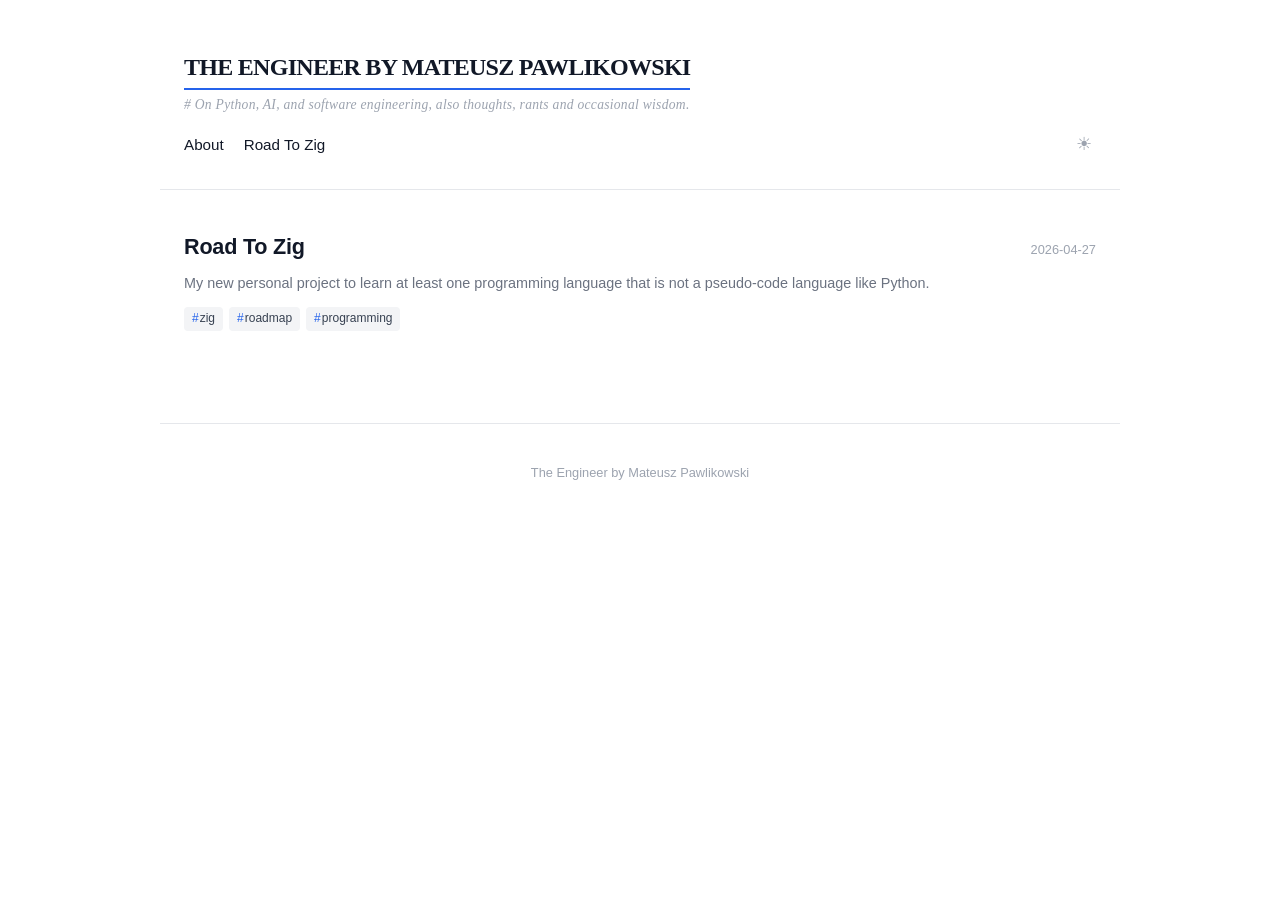
<file: index.html>
<!DOCTYPE html>
<html lang="en">
<head>
    <meta charset="UTF-8">
    <meta name="viewport" content="width=device-width, initial-scale=1.0">
    <title>The Engineer by Mateusz Pawlikowski</title>
    <meta name="robots" content="noindex,follow">
    <meta name="googlebot" content="noindex,follow">
    <meta http-equiv="refresh" content="0; url=/blog/">
    <link rel="canonical" href="https://blog.pawlikowski.me/blog/">
    <script>window.location.replace("/blog/");</script>
</head>
<body>
    <p>Redirecting to <a href="/blog/">/blog/</a>.</p>
</body>
</html>
</file>
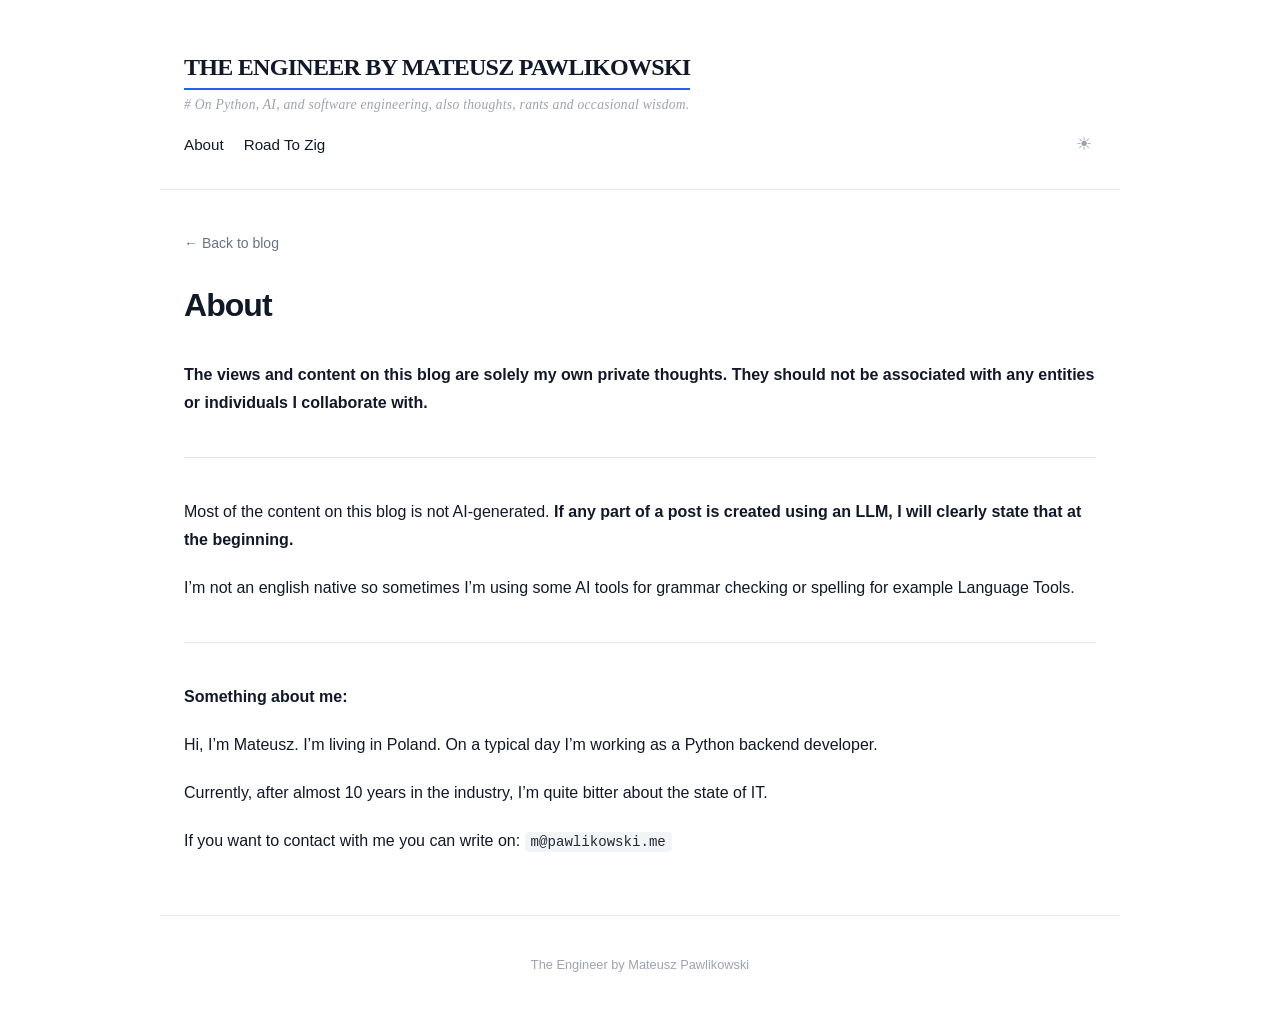
<file: about/index.html>
<!DOCTYPE html>
<html lang="en">
<head>
    <meta charset="UTF-8">
    <meta name="viewport" content="width=device-width, initial-scale=1.0">
    <title>The Engineer by Mateusz Pawlikowski | About</title>
    <meta name="generator" content="zsbg">
    <link rel="alternate" type="application/atom+xml" href="https://blog.pawlikowski.me/feed.xml" title="The Engineer by Mateusz Pawlikowski — Blog">
    
    <meta name="description" content="A few words about PepeCodes — backend developer, open source enthusiast.">
    <meta name="robots" content="index,follow,max-image-preview:large,max-snippet:-1,max-video-preview:-1">
    <meta name="author" content="M">
    
    <link rel="canonical" href="https://blog.pawlikowski.me/about/">
    <!-- Open Graph -->
    <meta property="og:type" content="website">
    <meta property="og:title" content="About">
    <meta property="og:description" content="A few words about PepeCodes — backend developer, open source enthusiast.">
    <meta property="og:url" content="https://blog.pawlikowski.me/about/">
    <meta property="og:site_name" content="The Engineer by Mateusz Pawlikowski">
    <meta property="og:locale" content="en_US">
    
    
    <!-- Twitter Card -->
    <meta name="twitter:card" content="summary">
    <meta name="twitter:title" content="About">
    <meta name="twitter:description" content="A few words about PepeCodes — backend developer, open source enthusiast.">
    
    
    
    <script type="application/ld+json">{"@context": "https://schema.org", "@graph": [{"@type": "WebSite", "name": "The Engineer by Mateusz Pawlikowski", "url": "https://blog.pawlikowski.me/", "description": "Articles and notes published on The Engineer by Mateusz Pawlikowski.", "inLanguage": "en-US"}, {"@type": "WebPage", "name": "About", "description": "A few words about PepeCodes — backend developer, open source enthusiast.", "url": "https://blog.pawlikowski.me/about/", "inLanguage": "en-US", "author": {"@type": "Person", "name": "M"}, "isPartOf": {"@id": "https://blog.pawlikowski.me/"}}]}</script>
    
    <link rel="stylesheet" href="/static/styles.css">
    <link rel="stylesheet" href="/static/pygments.css">
    <script>
        (function() {
            const t = localStorage.getItem('theme');
            if (t) document.documentElement.setAttribute('data-theme', t);
        })();
    </script>
</head>
<body>

<header class="site-header">
    <div class="container">
        <div>
            <a href="/" class="site-name">The Engineer by Mateusz Pawlikowski</a>
            <div class="site-tagline"># On Python, AI, and software engineering, also thoughts, rants and occasional wisdom.</div>
        </div>
        <nav class="navbar">
            
            
            <a href="/about/" class="navbar-link">About</a>
            
            <a href="/road-to-zig/" class="navbar-link">Road To Zig</a>
            
            
            <button class="btn-theme" onclick="toggleTheme()" aria-label="Toggle theme">☀</button>
        </nav>
    </div>
</header>

<main class="container">
    
        <a href="/blog/" class="back-link">← Back to blog</a>

        <header class="page-header">
            <h1 class="page-title">About</h1>
        </header>

        <div class="page-content">
            <p><strong>The views and content on this blog are solely my own private thoughts. They should not be associated with any entities or individuals I collaborate with.</strong></p>
<hr />
<p>Most of the content on this blog is not AI-generated. <strong>If any part of a post is created using an LLM, I will clearly state that at the beginning.</strong></p>
<p>I&rsquo;m not an english native so sometimes I&rsquo;m using some AI tools for grammar checking or spelling for example Language Tools.</p>
<hr />
<p><strong>Something about me:</strong></p>
<p>Hi, I&rsquo;m Mateusz. I&rsquo;m living in Poland. On a typical day I&rsquo;m working as a Python backend developer.</p>
<p>Currently, after almost 10 years in the industry, I&rsquo;m quite bitter about the state of IT. </p>
<p>If you want to contact with me you can write on:  <code>m@pawlikowski.me</code></p>
        </div>

</main>

<footer class="site-footer">
    <div class="container">
        The Engineer by Mateusz Pawlikowski
    </div>
</footer>

<script>
    function toggleTheme() {
        const html = document.documentElement;
        const next = html.getAttribute('data-theme') === 'dark' ? 'light' : 'dark';
        html.setAttribute('data-theme', next);
        localStorage.setItem('theme', next);
        updateThemeBtn();
    }

    function updateThemeBtn() {
        const btn = document.querySelector('.btn-theme');
        if (btn) btn.textContent = document.documentElement.getAttribute('data-theme') === 'dark' ? '☾' : '☀';
    }

    updateThemeBtn();
</script>


</body>
</html>
</file>
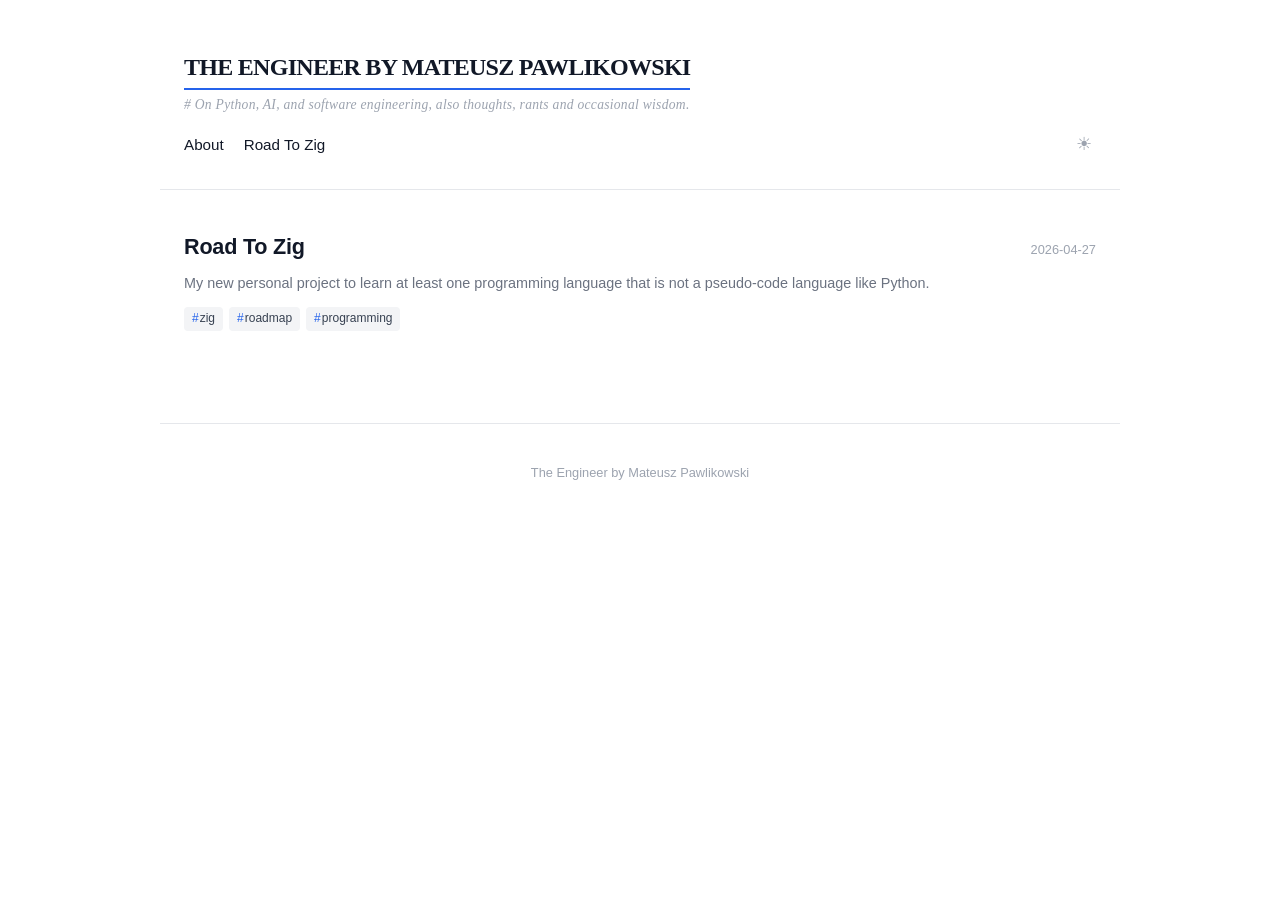
<file: blog/index.html>
<!DOCTYPE html>
<html lang="en">
<head>
    <meta charset="UTF-8">
    <meta name="viewport" content="width=device-width, initial-scale=1.0">
    <title>The Engineer by Mateusz Pawlikowski | Blog</title>
    <meta name="generator" content="zsbg">
    <link rel="alternate" type="application/atom+xml" href="https://blog.pawlikowski.me/feed.xml" title="The Engineer by Mateusz Pawlikowski — Blog">
    
    <meta name="description" content="Articles and notes published on The Engineer by Mateusz Pawlikowski.">
    <meta name="robots" content="index,follow,max-image-preview:large,max-snippet:-1,max-video-preview:-1">
    <meta name="author" content="The Engineer by Mateusz Pawlikowski">
    
    <link rel="canonical" href="https://blog.pawlikowski.me/blog/">
    <!-- Open Graph -->
    <meta property="og:type" content="website">
    <meta property="og:title" content="The Engineer by Mateusz Pawlikowski — Blog">
    <meta property="og:description" content="Articles and notes published on The Engineer by Mateusz Pawlikowski.">
    <meta property="og:url" content="https://blog.pawlikowski.me/blog/">
    <meta property="og:site_name" content="The Engineer by Mateusz Pawlikowski">
    <meta property="og:locale" content="en_US">
    
    
    <!-- Twitter Card -->
    <meta name="twitter:card" content="summary">
    <meta name="twitter:title" content="The Engineer by Mateusz Pawlikowski — Blog">
    <meta name="twitter:description" content="Articles and notes published on The Engineer by Mateusz Pawlikowski.">
    
    
    
    <script type="application/ld+json">{"@context": "https://schema.org", "@graph": [{"@type": "WebSite", "name": "The Engineer by Mateusz Pawlikowski", "url": "https://blog.pawlikowski.me/", "description": "Articles and notes published on The Engineer by Mateusz Pawlikowski.", "inLanguage": "en-US"}, {"@type": "Blog", "name": "The Engineer by Mateusz Pawlikowski — Blog", "description": "Articles and notes published on The Engineer by Mateusz Pawlikowski.", "url": "https://blog.pawlikowski.me/blog/", "inLanguage": "en-US", "publisher": {"@type": "Organization", "name": "The Engineer by Mateusz Pawlikowski", "url": "https://blog.pawlikowski.me/"}}]}</script>
    
    <link rel="stylesheet" href="/static/styles.css">
    <link rel="stylesheet" href="/static/pygments.css">
    <script>
        (function() {
            const t = localStorage.getItem('theme');
            if (t) document.documentElement.setAttribute('data-theme', t);
        })();
    </script>
</head>
<body>

<header class="site-header">
    <div class="container">
        <div>
            <a href="/" class="site-name">The Engineer by Mateusz Pawlikowski</a>
            <div class="site-tagline"># On Python, AI, and software engineering, also thoughts, rants and occasional wisdom.</div>
        </div>
        <nav class="navbar">
            
            
            <a href="/about/" class="navbar-link">About</a>
            
            <a href="/road-to-zig/" class="navbar-link">Road To Zig</a>
            
            
            <button class="btn-theme" onclick="toggleTheme()" aria-label="Toggle theme">☀</button>
        </nav>
    </div>
</header>

<main class="container">
    
        <div class="posts-list">
            
            <article class="post-card">
                <a href="/blog/road-to-zig/" class="post-link">
                    <div class="post-header">
                        <span class="post-title">Road To Zig</span>
                        <span class="post-date">2026-04-27</span>
                    </div>
                    <p class="post-description">My new personal project to learn at least one programming language that is not a pseudo-code language like Python.</p>
                </a>
                <div class="post-tags">
                    
                    <span class="tag">zig</span>
                    
                    <span class="tag">roadmap</span>
                    
                    <span class="tag">programming</span>
                    
                </div>
            </article>
            
        </div>


</main>

<footer class="site-footer">
    <div class="container">
        The Engineer by Mateusz Pawlikowski
    </div>
</footer>

<script>
    function toggleTheme() {
        const html = document.documentElement;
        const next = html.getAttribute('data-theme') === 'dark' ? 'light' : 'dark';
        html.setAttribute('data-theme', next);
        localStorage.setItem('theme', next);
        updateThemeBtn();
    }

    function updateThemeBtn() {
        const btn = document.querySelector('.btn-theme');
        if (btn) btn.textContent = document.documentElement.getAttribute('data-theme') === 'dark' ? '☾' : '☀';
    }

    updateThemeBtn();
</script>


</body>
</html>
</file>
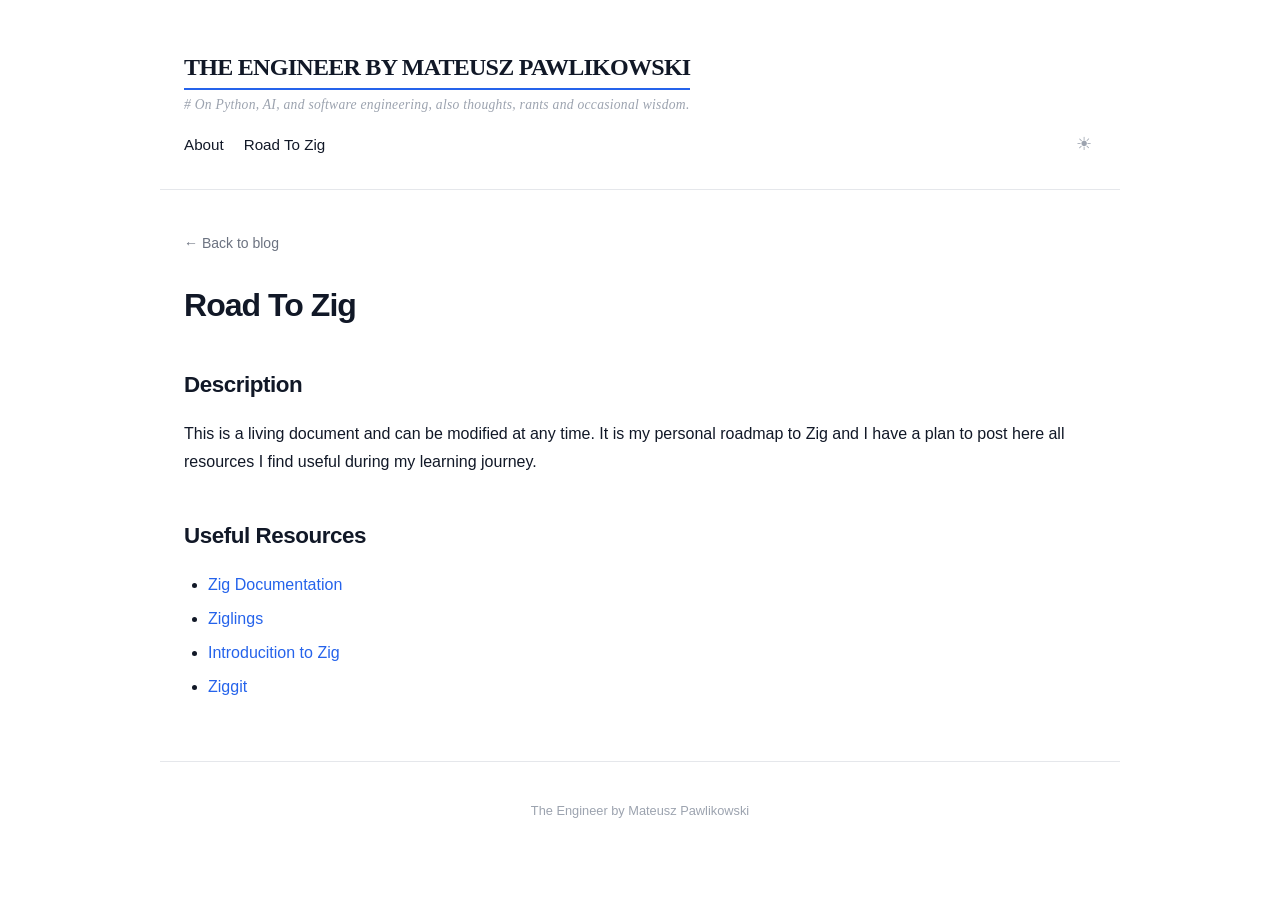
<file: road-to-zig/index.html>
<!DOCTYPE html>
<html lang="en">
<head>
    <meta charset="UTF-8">
    <meta name="viewport" content="width=device-width, initial-scale=1.0">
    <title>The Engineer by Mateusz Pawlikowski | Road To Zig</title>
    <meta name="generator" content="zsbg">
    <link rel="alternate" type="application/atom+xml" href="https://blog.pawlikowski.me/feed.xml" title="The Engineer by Mateusz Pawlikowski — Blog">
    
    <meta name="description" content="My Roadmap to Zig">
    <meta name="robots" content="index,follow,max-image-preview:large,max-snippet:-1,max-video-preview:-1">
    <meta name="author" content="M">
    
    <link rel="canonical" href="https://blog.pawlikowski.me/road-to-zig/">
    <!-- Open Graph -->
    <meta property="og:type" content="website">
    <meta property="og:title" content="Road To Zig">
    <meta property="og:description" content="My Roadmap to Zig">
    <meta property="og:url" content="https://blog.pawlikowski.me/road-to-zig/">
    <meta property="og:site_name" content="The Engineer by Mateusz Pawlikowski">
    <meta property="og:locale" content="en_US">
    
    
    <!-- Twitter Card -->
    <meta name="twitter:card" content="summary">
    <meta name="twitter:title" content="Road To Zig">
    <meta name="twitter:description" content="My Roadmap to Zig">
    
    
    
    <script type="application/ld+json">{"@context": "https://schema.org", "@graph": [{"@type": "WebSite", "name": "The Engineer by Mateusz Pawlikowski", "url": "https://blog.pawlikowski.me/", "description": "Articles and notes published on The Engineer by Mateusz Pawlikowski.", "inLanguage": "en-US"}, {"@type": "WebPage", "name": "Road To Zig", "description": "My Roadmap to Zig", "url": "https://blog.pawlikowski.me/road-to-zig/", "inLanguage": "en-US", "author": {"@type": "Person", "name": "M"}, "isPartOf": {"@id": "https://blog.pawlikowski.me/"}}]}</script>
    
    <link rel="stylesheet" href="/static/styles.css">
    <link rel="stylesheet" href="/static/pygments.css">
    <script>
        (function() {
            const t = localStorage.getItem('theme');
            if (t) document.documentElement.setAttribute('data-theme', t);
        })();
    </script>
</head>
<body>

<header class="site-header">
    <div class="container">
        <div>
            <a href="/" class="site-name">The Engineer by Mateusz Pawlikowski</a>
            <div class="site-tagline"># On Python, AI, and software engineering, also thoughts, rants and occasional wisdom.</div>
        </div>
        <nav class="navbar">
            
            
            <a href="/about/" class="navbar-link">About</a>
            
            <a href="/road-to-zig/" class="navbar-link">Road To Zig</a>
            
            
            <button class="btn-theme" onclick="toggleTheme()" aria-label="Toggle theme">☀</button>
        </nav>
    </div>
</header>

<main class="container">
    
        <a href="/blog/" class="back-link">← Back to blog</a>

        <header class="page-header">
            <h1 class="page-title">Road To Zig</h1>
        </header>

        <div class="page-content">
            <h2 id="description">Description</h2>
<p>This is a living document and can be modified at any time. It is my personal roadmap to Zig and I have a plan to post here all resources I find useful during my learning journey.</p>
<h2 id="useful-resources">Useful Resources</h2>
<ul>
<li><a href="https://ziglang.org/documentation/">Zig Documentation</a></li>
<li><a href="https://github.com/ziglings">Ziglings</a></li>
<li><a href="https://pedropark99.github.io/zig-book/">Introducition to Zig</a></li>
<li><a href="https://ziggit.dev/">Ziggit</a></li>
</ul>
        </div>

</main>

<footer class="site-footer">
    <div class="container">
        The Engineer by Mateusz Pawlikowski
    </div>
</footer>

<script>
    function toggleTheme() {
        const html = document.documentElement;
        const next = html.getAttribute('data-theme') === 'dark' ? 'light' : 'dark';
        html.setAttribute('data-theme', next);
        localStorage.setItem('theme', next);
        updateThemeBtn();
    }

    function updateThemeBtn() {
        const btn = document.querySelector('.btn-theme');
        if (btn) btn.textContent = document.documentElement.getAttribute('data-theme') === 'dark' ? '☾' : '☀';
    }

    updateThemeBtn();
</script>


</body>
</html>
</file>
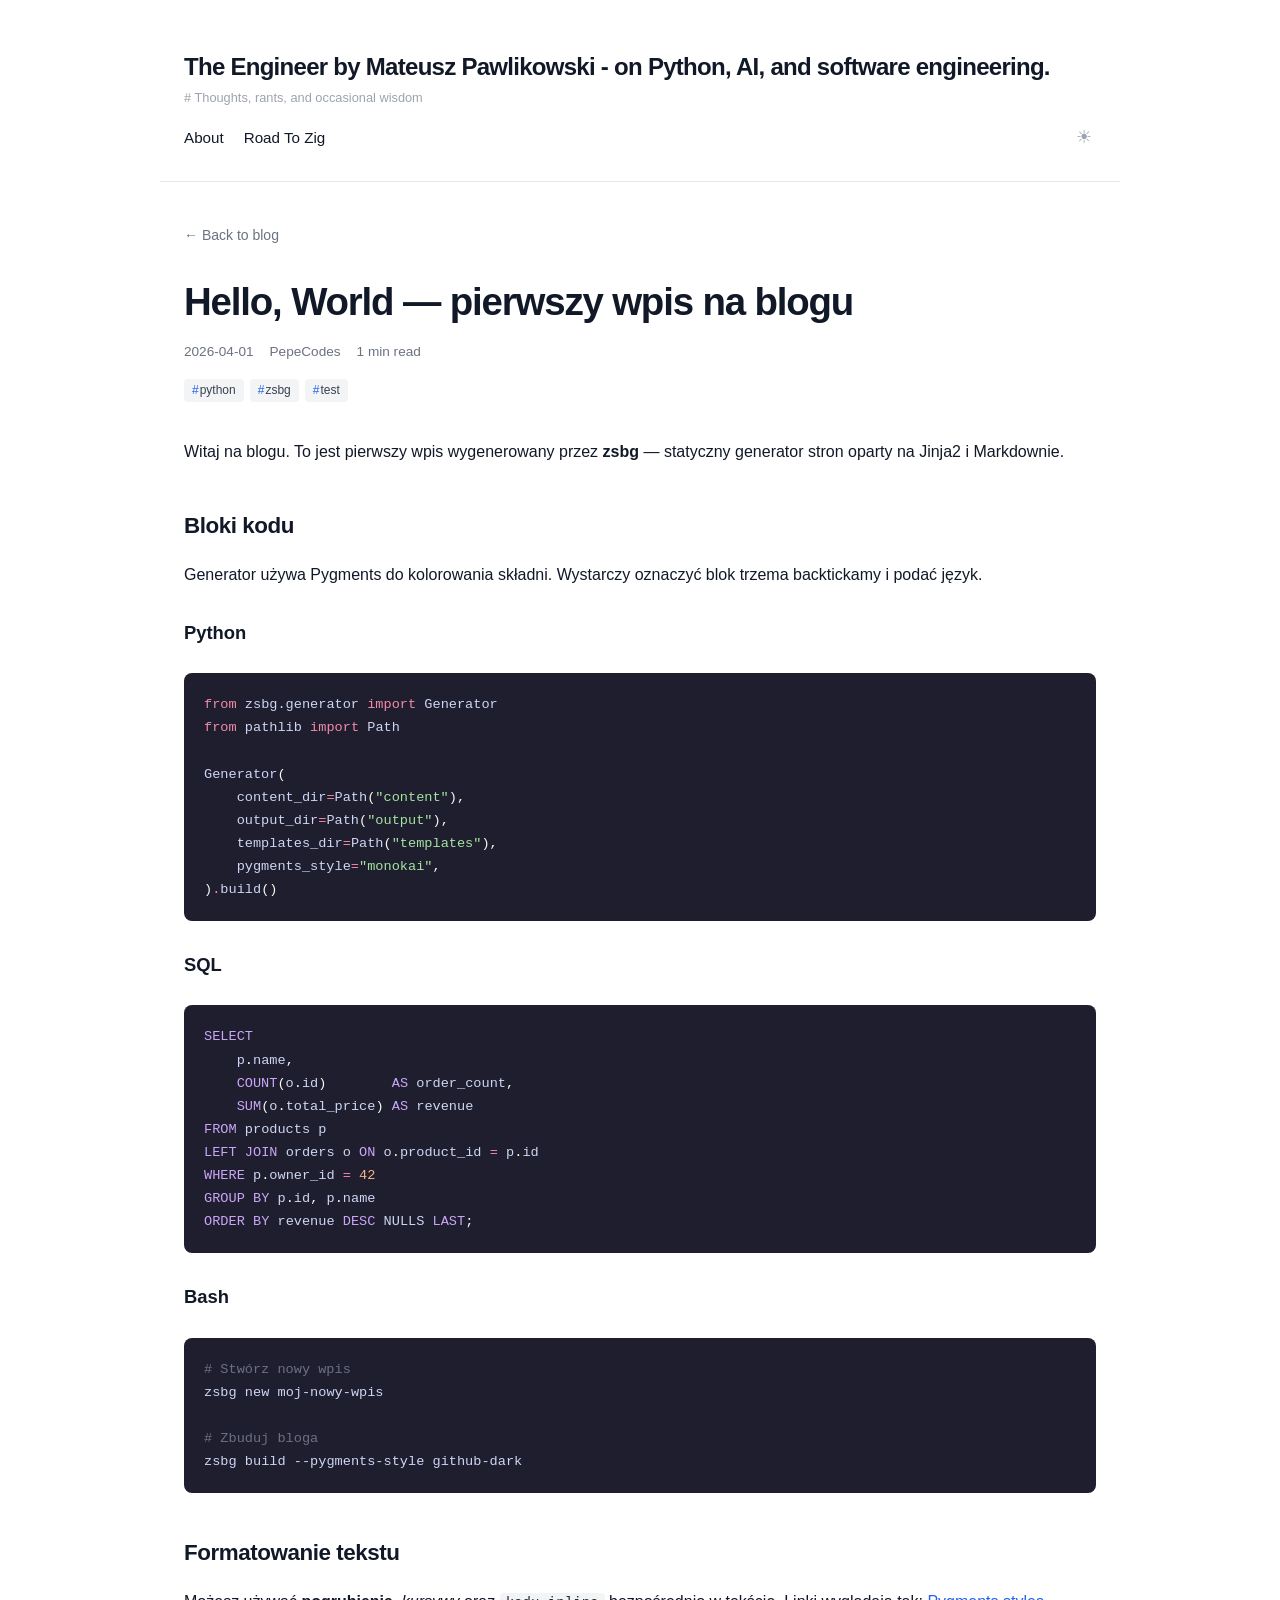
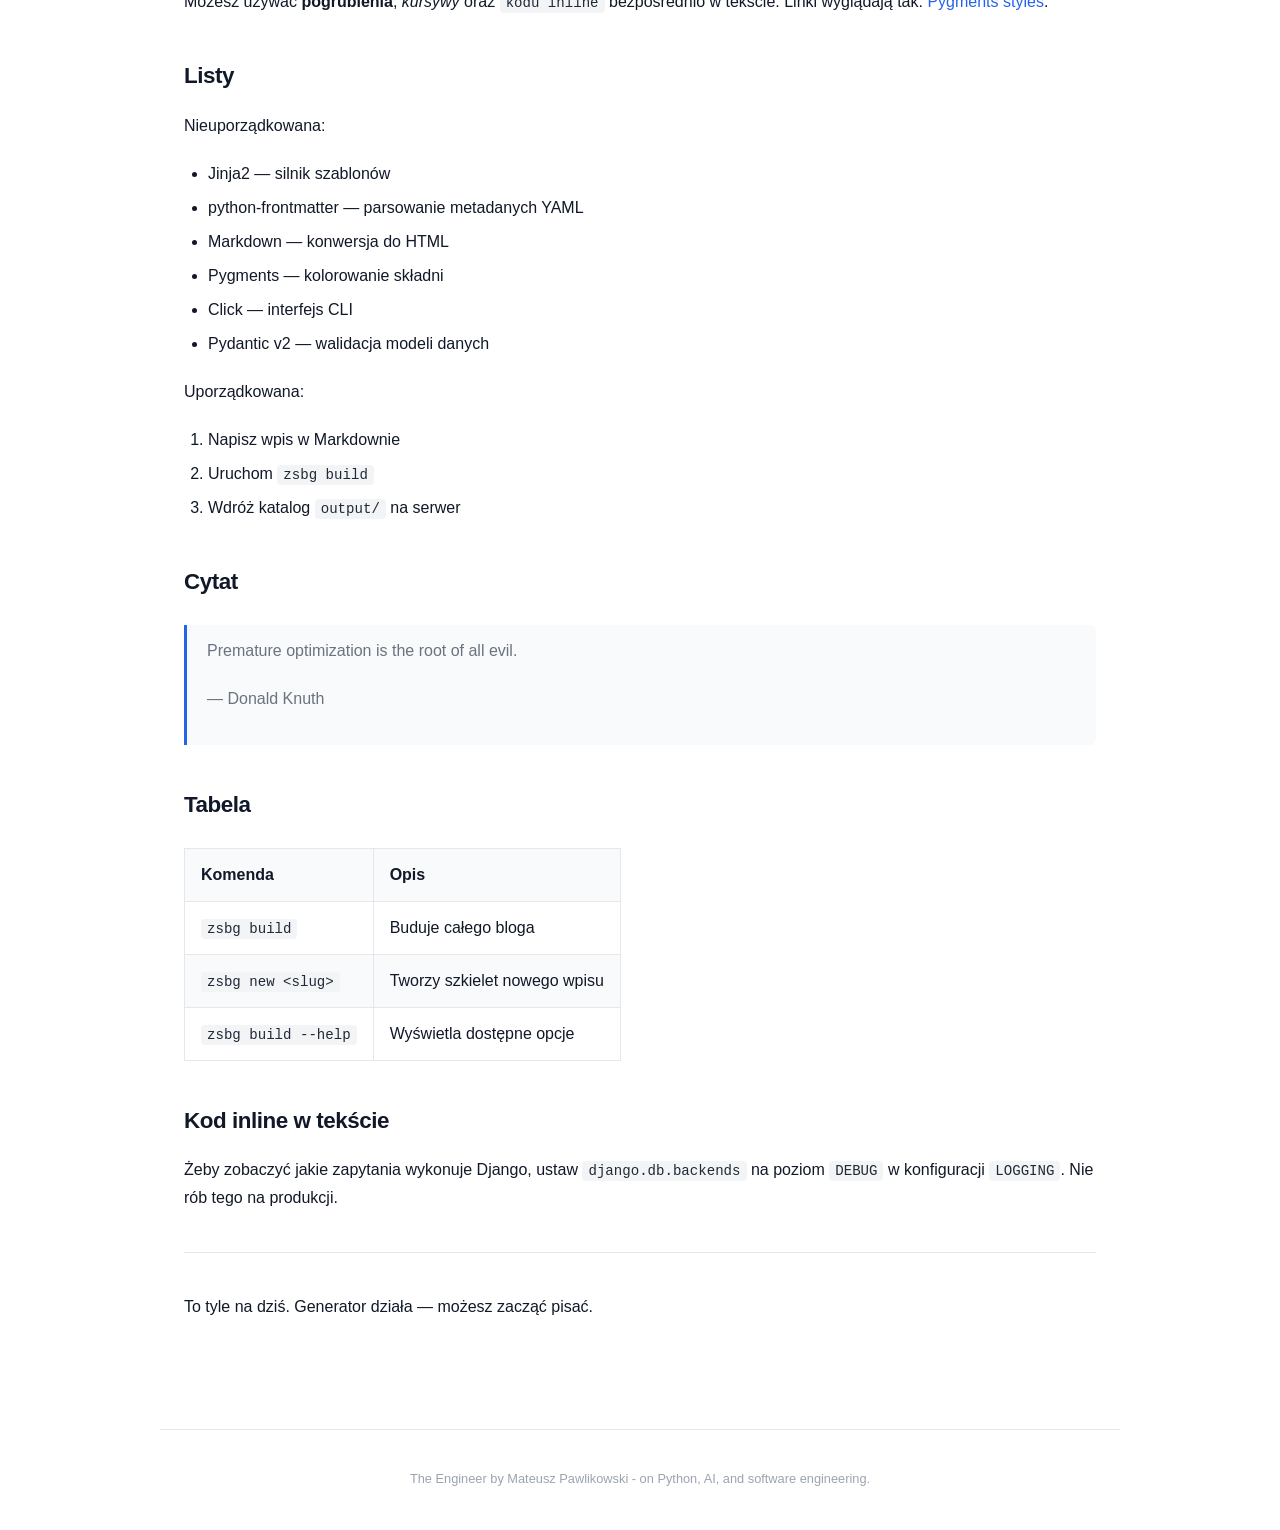
<file: blog/hello-world/index.html>
<!DOCTYPE html>
<html lang="en">
<head>
    <meta charset="UTF-8">
    <meta name="viewport" content="width=device-width, initial-scale=1.0">
    <title>The Engineer by Mateusz Pawlikowski - on Python, AI, and software engineering. | Hello, World — pierwszy wpis na blogu</title>
    <meta name="generator" content="zsbg">
    <link rel="alternate" type="application/atom+xml" href="/feed.xml" title="The Engineer by Mateusz Pawlikowski - on Python, AI, and software engineering. — Blog">
    
    <meta name="description" content="Testowy wpis prezentujący możliwości generatora — nagłówki, listy, bloki kodu z kolorowaniem składni, cytaty i tabele. Testowy wpis prezentujący możliwości...">
    <meta name="robots" content="index,follow,max-image-preview:large,max-snippet:-1,max-video-preview:-1">
    <meta name="author" content="PepeCodes">
    <meta name="keywords" content="python, zsbg, test">
    <link rel="canonical" href="/blog/hello-world/">
    <!-- Open Graph -->
    <meta property="og:type" content="article">
    <meta property="og:title" content="Hello, World — pierwszy wpis na blogu">
    <meta property="og:description" content="Testowy wpis prezentujący możliwości generatora — nagłówki, listy, bloki kodu z kolorowaniem składni, cytaty i tabele. Testowy wpis prezentujący możliwości...">
    <meta property="og:url" content="/blog/hello-world/">
    <meta property="og:site_name" content="The Engineer by Mateusz Pawlikowski - on Python, AI, and software engineering.">
    <meta property="og:locale" content="en_US">
    
    
    <!-- Twitter Card -->
    <meta name="twitter:card" content="summary">
    <meta name="twitter:title" content="Hello, World — pierwszy wpis na blogu">
    <meta name="twitter:description" content="Testowy wpis prezentujący możliwości generatora — nagłówki, listy, bloki kodu z kolorowaniem składni, cytaty i tabele. Testowy wpis prezentujący możliwości...">
    
    
    
    <meta property="article:published_time" content="2026-04-01">
    <meta property="article:modified_time" content="2026-04-01">
    <meta property="article:author" content="PepeCodes">
    <meta property="article:tag" content="python">
    <meta property="article:tag" content="zsbg">
    <meta property="article:tag" content="test">
    
    <script type="application/ld+json">{"@context": "https://schema.org", "@graph": [{"@type": "WebSite", "name": "The Engineer by Mateusz Pawlikowski - on Python, AI, and software engineering.", "url": "/", "description": "Articles and notes published on The Engineer by Mateusz Pawlikowski - on Python, AI, and software engineering.", "inLanguage": "en-US"}, {"@type": "BlogPosting", "headline": "Hello, World — pierwszy wpis na blogu", "description": "Testowy wpis prezentujący możliwości generatora — nagłówki, listy, bloki kodu z kolorowaniem składni, cytaty i tabele. Testowy wpis prezentujący możliwości...", "datePublished": "2026-04-01", "dateModified": "2026-04-01", "author": {"@type": "Person", "name": "PepeCodes"}, "url": "/blog/hello-world/", "mainEntityOfPage": {"@type": "WebPage", "@id": "/blog/hello-world/"}, "keywords": ["python", "zsbg", "test"], "wordCount": 276, "timeRequired": "PT1M", "inLanguage": "en-US", "publisher": {"@type": "Organization", "name": "The Engineer by Mateusz Pawlikowski - on Python, AI, and software engineering.", "url": "/"}}]}</script>
    
    <style>
        :root {
            --bg: #ffffff;
            --bg-secondary: #f9fafb;
            --text: #111827;
            --text-secondary: #6b7280;
            --text-muted: #9ca3af;
            --accent: #2563eb;
            --accent-hover: #1d4ed8;
            --border: #e5e7eb;
            --code-bg: #f3f4f6;
            --code-text: #1f2937;
            --tag-bg: #f3f4f6;
            --tag-text: #374151;
            --tag-accent: #2563eb;
            --shadow: 0 1px 3px rgba(0,0,0,0.06);
        }

        html[data-theme="dark"] {
            --bg: #0f1117;
            --bg-secondary: #161b22;
            --text: #e6edf3;
            --text-secondary: #8b949e;
            --text-muted: #6e7781;
            --accent: #58a6ff;
            --accent-hover: #79b8ff;
            --border: #21262d;
            --code-bg: #161b22;
            --code-text: #e6edf3;
            --tag-bg: #161b22;
            --tag-text: #c9d1d9;
            --tag-accent: #58a6ff;
            --shadow: 0 1px 3px rgba(0,0,0,0.3);
        }

        * {
            margin: 0;
            padding: 0;
            box-sizing: border-box;
        }

        body {
            background-color: var(--bg);
            color: var(--text);
            font-family: -apple-system, BlinkMacSystemFont, 'Segoe UI', Roboto, 'Helvetica Neue', Arial, sans-serif;
            line-height: 1.6;
            min-height: 100vh;
            transition: background-color 0.2s, color 0.2s;
        }

        .container {
            max-width: 960px;
            margin: 0 auto;
            padding: 0 24px;
        }

        /* Header */
        .site-header {
            padding: 48px 0 32px;
            margin-bottom: 40px;
            position: relative;
        }

        .site-header::after {
            content: '';
            position: absolute;
            bottom: 0;
            left: 50%;
            transform: translateX(-50%);
            width: min(960px, calc(100% - 48px));
            height: 1px;
            background: var(--border);
        }

        .site-header > .container > div:first-child {
            margin-bottom: 16px;
        }

        .site-name {
            font-size: 1.5rem;
            font-weight: 700;
            color: var(--text);
            text-decoration: none;
            letter-spacing: -0.03em;
        }

        .site-name:hover {
            color: var(--accent);
        }

        .site-tagline {
            font-size: 0.8rem;
            color: var(--text-muted);
            margin-top: 2px;
        }

        /* Navbar */
        .navbar {
            display: flex;
            align-items: center;
            gap: 20px;
        }

        .navbar-link {
            font-size: 0.95rem;
            color: var(--text);
            text-decoration: none;
            transition: color 0.15s;
            font-weight: 500;
        }

        .navbar-link:hover {
            color: var(--accent);
        }

        .btn-theme {
            margin-left: auto;
            background: transparent;
            border: none;
            color: var(--text-muted);
            cursor: pointer;
            font-size: 1.1rem;
            padding: 4px;
            border-radius: 6px;
            transition: color 0.15s, background-color 0.15s;
            line-height: 1;
        }

        .btn-theme:hover {
            color: var(--text);
            background-color: var(--bg-secondary);
        }

        a {
            color: var(--accent);
            text-decoration: none;
        }

        a:hover {
            color: var(--accent-hover);
        }

        /* Tags */
        .post-tags {
            display: flex;
            flex-wrap: wrap;
            gap: 6px;
        }

        .tag {
            font-size: 0.75rem;
            background: var(--tag-bg);
            border-radius: 4px;
            padding: 2px 8px;
            color: var(--tag-text);
            transition: background-color 0.15s, color 0.15s;
        }

        .tag::before {
            content: "#";
            color: var(--tag-accent);
            margin-right: 1px;
        }

        /* Code blocks — always dark background for Monokai colors */
        .highlight {
            background: #1e1e2e !important;
            border-radius: 8px;
        }

        .highlight pre {
            background: transparent !important;
            color: #cdd6f4 !important;
        }

        .highlight .c, .highlight .cm, .highlight .c1, .highlight .ch, .highlight .cp, .highlight .cpf, .highlight .cs, .highlight .gu { color: #6c7086 !important; }
        .highlight .k, .highlight .kc, .highlight .kd, .highlight .kp, .highlight .kr, .highlight .kt { color: #cba6f7 !important; }
        .highlight .s, .highlight .sa, .highlight .sb, .highlight .sc, .highlight .dl, .highlight .sd, .highlight .s2, .highlight .se, .highlight .sh, .highlight .si, .highlight .sx, .highlight .sr, .highlight .s1, .highlight .ss, .highlight .ld { color: #a6e3a1 !important; }
        .highlight .n, .highlight .nx, .highlight .nb, .highlight .bp, .highlight .py, .highlight .nv, .highlight .ni, .highlight .nl, .highlight .nn, .highlight .w, .highlight .esc, .highlight .g, .highlight .gr, .highlight .gh, .highlight .gs, .highlight .gt { color: #cdd6f4 !important; }
        .highlight .o, .highlight .ow, .highlight .kn, .highlight .nt, .highlight .gd, .highlight .gp { color: #f38ba8 !important; }
        .highlight .m, .highlight .mb, .highlight .mf, .highlight .mh, .highlight .mi, .highlight .mo, .highlight .l, .highlight .ae { color: #fab387 !important; }
        .highlight .na, .highlight .nc, .highlight .nd, .highlight .ne, .highlight .nf, .highlight .fm { color: #89b4fa !important; }
        .highlight .no { color: #89dceb !important; }
        .highlight .gi { color: #a6e3a1 !important; }
        .highlight .go { color: #89b4fa !important; }
        .highlight .hll { background-color: #313244 !important; }
        .highlight .err { color: #f38ba8 !important; background-color: #311b2e !important; }
        .highlight .ge { color: #cdd6f4 !important; font-style: italic; }
        .highlight .ges { color: #cdd6f4 !important; font-weight: bold; font-style: italic; }

        /* Markdown tables */
        .article-content table,
        .page-content table {
            display: block;
            width: max-content;
            max-width: 100%;
            min-width: 100%;
            margin: 24px 0;
            overflow-x: auto;
            border-collapse: collapse;
            border-spacing: 0;
            background: var(--bg);
        }

        .article-content thead,
        .page-content thead {
            background: var(--bg-secondary);
        }

        .article-content th,
        .article-content td,
        .page-content th,
        .page-content td {
            padding: 12px 16px;
            border: 1px solid var(--border);
            text-align: left;
            vertical-align: top;
        }

        .article-content th,
        .page-content th {
            font-weight: 600;
        }

        .article-content tbody tr:nth-child(even),
        .page-content tbody tr:nth-child(even) {
            background: var(--bg-secondary);
        }

        /* Markdown task lists */
        .article-content ul.task-list,
        .page-content ul.task-list {
            margin-left: 0;
            list-style: none;
        }

        .article-content .task-list-item,
        .page-content .task-list-item {
            display: flex;
            align-items: flex-start;
            gap: 10px;
            margin-bottom: 10px;
        }

        .article-content .task-list-item input[type="checkbox"],
        .page-content .task-list-item input[type="checkbox"] {
            appearance: none;
            -webkit-appearance: none;
            width: 1rem;
            height: 1rem;
            margin: 0.3rem 0 0;
            border: 1px solid var(--border);
            border-radius: 0.2rem;
            background: var(--bg);
            display: inline-grid;
            place-content: center;
            flex: 0 0 auto;
            opacity: 1;
        }

        .article-content .task-list-item input[type="checkbox"]::before,
        .page-content .task-list-item input[type="checkbox"]::before {
            content: "";
            width: 0.65rem;
            height: 0.65rem;
            transform: scale(0);
            transition: transform 0.12s ease-in-out;
            background-color: #16a34a;
            clip-path: polygon(14% 44%, 0 59%, 41% 100%, 100% 19%, 84% 5%, 39% 62%);
        }

        .article-content .task-list-item input[type="checkbox"]:checked,
        .page-content .task-list-item input[type="checkbox"]:checked {
            border-color: #16a34a;
            background: color-mix(in srgb, #16a34a 10%, var(--bg));
        }

        .article-content .task-list-item input[type="checkbox"]:checked::before,
        .page-content .task-list-item input[type="checkbox"]:checked::before {
            transform: scale(1);
        }

        /* Footer */
        .site-footer {
            padding: 40px 0;
            margin-top: 60px;
            text-align: center;
            font-size: 0.8rem;
            color: var(--text-muted);
            position: relative;
        }

        .site-footer::before {
            content: '';
            position: absolute;
            top: 0;
            left: 50%;
            transform: translateX(-50%);
            width: min(960px, calc(100% - 48px));
            height: 1px;
            background: var(--border);
        }

        
        /* Back link */
        .back-link {
            display: inline-flex;
            align-items: center;
            gap: 6px;
            font-size: 0.875rem;
            color: var(--text-secondary);
            margin-bottom: 32px;
            transition: color 0.15s;
        }

        .back-link:hover {
            color: var(--accent);
        }

        /* Article header */
        .article-header {
            margin-bottom: 36px;
        }

        .article-title {
            font-size: 2.4rem;
            font-weight: 700;
            letter-spacing: -0.03em;
            line-height: 1.2;
            margin-bottom: 16px;
        }

        .article-meta {
            display: flex;
            align-items: center;
            flex-wrap: wrap;
            gap: 16px;
            font-size: 0.85rem;
            color: var(--text-secondary);
            margin-bottom: 16px;
        }

        /* Article content */
        .article-content {
            font-size: 1rem;
            line-height: 1.75;
            color: var(--text);
        }

        .article-content p {
            margin-bottom: 20px;
        }

        .article-content ul,
        .article-content ol {
            margin: 0 0 20px 1.5rem;
            padding: 0;
        }

        .article-content li {
            margin-bottom: 6px;
        }

        .article-content h2 {
            font-size: 1.4rem;
            font-weight: 600;
            letter-spacing: -0.02em;
            margin: 40px 0 16px;
        }

        .article-content h3 {
            font-size: 1.15rem;
            font-weight: 600;
            margin: 28px 0 12px;
        }

        /* Inline code */
        .article-content code {
            background: var(--code-bg);
            border-radius: 4px;
            padding: 2px 6px;
            font-size: 0.88em;
            color: var(--code-text);
            font-family: 'SF Mono', 'Fira Code', monospace;
        }

        /* Pygments-rendered code blocks */
        .article-content .highlight {
            background: var(--code-bg);
            border-radius: 8px;
            margin: 24px 0;
            overflow: hidden;
        }

        .article-content .highlight pre {
            padding: 20px;
            overflow-x: auto;
            font-size: 0.85rem;
            line-height: 1.7;
            margin: 0;
            background: transparent;
            white-space: pre;
        }

        .article-content .highlight code {
            background: transparent;
            border: none;
            padding: 0;
            font-size: inherit;
            color: inherit;
        }

        /* Blockquote */
        .article-content blockquote {
            border-left: 3px solid var(--accent);
            padding: 12px 20px;
            margin: 24px 0;
            background: var(--bg-secondary);
            color: var(--text-secondary);
            border-radius: 0 6px 6px 0;
        }

        /* Divider */
        .article-content hr {
            border: none;
            border-top: 1px solid var(--border);
            margin: 40px 0;
        }

        /* Article footer */
        .article-footer {
            margin-top: 48px;
            display: flex;
            justify-content: space-between;
            align-items: center;
            flex-wrap: wrap;
            gap: 12px;
        }

        .article-footer a {
            font-size: 0.875rem;
            color: var(--text-secondary);
            transition: color 0.15s;
        }

        .article-footer a:hover {
            color: var(--accent);
        }

        .nav-prev::before { content: "← "; }
        .nav-next::after  { content: " →"; }

        @media (max-width: 600px) {
            .article-title { font-size: 1.5rem; }
        }

    </style>
    <link rel="stylesheet" href="/static/pygments.css">
    <script>
        (function() {
            const t = localStorage.getItem('theme');
            if (t) document.documentElement.setAttribute('data-theme', t);
        })();
    </script>
</head>
<body>

<header class="site-header">
    <div class="container">
        <div>
            <a href="/" class="site-name">The Engineer by Mateusz Pawlikowski - on Python, AI, and software engineering.</a>
            <div class="site-tagline"># Thoughts, rants, and occasional wisdom</div>
        </div>
        <nav class="navbar">
            
            
            <a href="/about/" class="navbar-link">About</a>
            
            <a href="/road-to-zig/" class="navbar-link">Road To Zig</a>
            
            
            <button class="btn-theme" onclick="toggleTheme()" aria-label="Toggle theme">☀</button>
        </nav>
    </div>
</header>

<main class="container">
    
        <a href="/blog/" class="back-link">← Back to blog</a>

        <header class="article-header">
            <h1 class="article-title">Hello, World — pierwszy wpis na blogu</h1>
            <div class="article-meta">
                <span class="meta-date">2026-04-01</span>
                <span class="meta-author">PepeCodes</span>
                <span class="meta-read">1 min read</span>
            </div>
            <div class="post-tags">
                
                <span class="tag">python</span>
                
                <span class="tag">zsbg</span>
                
                <span class="tag">test</span>
                
            </div>
        </header>

        <div class="article-content">
            <p>Witaj na blogu. To jest pierwszy wpis wygenerowany przez <strong>zsbg</strong> — statyczny generator stron oparty na Jinja2 i Markdownie.</p>
<h2 id="bloki-kodu">Bloki kodu</h2>
<p>Generator używa Pygments do kolorowania składni. Wystarczy oznaczyć blok trzema backtickamy i podać język.</p>
<h3 id="python">Python</h3>
<div class="highlight"><pre><span></span><code><span class="kn">from</span><span class="w"> </span><span class="nn">zsbg.generator</span><span class="w"> </span><span class="kn">import</span> <span class="n">Generator</span>
<span class="kn">from</span><span class="w"> </span><span class="nn">pathlib</span><span class="w"> </span><span class="kn">import</span> <span class="n">Path</span>

<span class="n">Generator</span><span class="p">(</span>
    <span class="n">content_dir</span><span class="o">=</span><span class="n">Path</span><span class="p">(</span><span class="s2">&quot;content&quot;</span><span class="p">),</span>
    <span class="n">output_dir</span><span class="o">=</span><span class="n">Path</span><span class="p">(</span><span class="s2">&quot;output&quot;</span><span class="p">),</span>
    <span class="n">templates_dir</span><span class="o">=</span><span class="n">Path</span><span class="p">(</span><span class="s2">&quot;templates&quot;</span><span class="p">),</span>
    <span class="n">pygments_style</span><span class="o">=</span><span class="s2">&quot;monokai&quot;</span><span class="p">,</span>
<span class="p">)</span><span class="o">.</span><span class="n">build</span><span class="p">()</span>
</code></pre></div>

<h3 id="sql">SQL</h3>
<div class="highlight"><pre><span></span><code><span class="k">SELECT</span>
<span class="w">    </span><span class="n">p</span><span class="p">.</span><span class="n">name</span><span class="p">,</span>
<span class="w">    </span><span class="k">COUNT</span><span class="p">(</span><span class="n">o</span><span class="p">.</span><span class="n">id</span><span class="p">)</span><span class="w">        </span><span class="k">AS</span><span class="w"> </span><span class="n">order_count</span><span class="p">,</span>
<span class="w">    </span><span class="k">SUM</span><span class="p">(</span><span class="n">o</span><span class="p">.</span><span class="n">total_price</span><span class="p">)</span><span class="w"> </span><span class="k">AS</span><span class="w"> </span><span class="n">revenue</span>
<span class="k">FROM</span><span class="w"> </span><span class="n">products</span><span class="w"> </span><span class="n">p</span>
<span class="k">LEFT</span><span class="w"> </span><span class="k">JOIN</span><span class="w"> </span><span class="n">orders</span><span class="w"> </span><span class="n">o</span><span class="w"> </span><span class="k">ON</span><span class="w"> </span><span class="n">o</span><span class="p">.</span><span class="n">product_id</span><span class="w"> </span><span class="o">=</span><span class="w"> </span><span class="n">p</span><span class="p">.</span><span class="n">id</span>
<span class="k">WHERE</span><span class="w"> </span><span class="n">p</span><span class="p">.</span><span class="n">owner_id</span><span class="w"> </span><span class="o">=</span><span class="w"> </span><span class="mi">42</span>
<span class="k">GROUP</span><span class="w"> </span><span class="k">BY</span><span class="w"> </span><span class="n">p</span><span class="p">.</span><span class="n">id</span><span class="p">,</span><span class="w"> </span><span class="n">p</span><span class="p">.</span><span class="n">name</span>
<span class="k">ORDER</span><span class="w"> </span><span class="k">BY</span><span class="w"> </span><span class="n">revenue</span><span class="w"> </span><span class="k">DESC</span><span class="w"> </span><span class="n">NULLS</span><span class="w"> </span><span class="k">LAST</span><span class="p">;</span>
</code></pre></div>

<h3 id="bash">Bash</h3>
<div class="highlight"><pre><span></span><code><span class="c1"># Stwórz nowy wpis</span>
zsbg<span class="w"> </span>new<span class="w"> </span>moj-nowy-wpis

<span class="c1"># Zbuduj bloga</span>
zsbg<span class="w"> </span>build<span class="w"> </span>--pygments-style<span class="w"> </span>github-dark
</code></pre></div>

<h2 id="formatowanie-tekstu">Formatowanie tekstu</h2>
<p>Możesz używać <strong>pogrubienia</strong>, <em>kursywy</em> oraz <code>kodu inline</code> bezpośrednio w tekście.
Linki wyglądają tak: <a href="https://pygments.org/styles/">Pygments styles</a>.</p>
<h2 id="listy">Listy</h2>
<p>Nieuporządkowana:</p>
<ul>
<li>Jinja2 — silnik szablonów</li>
<li>python-frontmatter — parsowanie metadanych YAML</li>
<li>Markdown — konwersja do HTML</li>
<li>Pygments — kolorowanie składni</li>
<li>Click — interfejs CLI</li>
<li>Pydantic v2 — walidacja modeli danych</li>
</ul>
<p>Uporządkowana:</p>
<ol>
<li>Napisz wpis w Markdownie</li>
<li>Uruchom <code>zsbg build</code></li>
<li>Wdróż katalog <code>output/</code> na serwer</li>
</ol>
<h2 id="cytat">Cytat</h2>
<blockquote>
<p>Premature optimization is the root of all evil.</p>
<p>— Donald Knuth</p>
</blockquote>
<h2 id="tabela">Tabela</h2>
<table>
<thead>
<tr>
<th>Komenda</th>
<th>Opis</th>
</tr>
</thead>
<tbody>
<tr>
<td><code>zsbg build</code></td>
<td>Buduje całego bloga</td>
</tr>
<tr>
<td><code>zsbg new &lt;slug&gt;</code></td>
<td>Tworzy szkielet nowego wpisu</td>
</tr>
<tr>
<td><code>zsbg build --help</code></td>
<td>Wyświetla dostępne opcje</td>
</tr>
</tbody>
</table>
<h2 id="kod-inline-w-tekscie">Kod inline w tekście</h2>
<p>Żeby zobaczyć jakie zapytania wykonuje Django, ustaw <code>django.db.backends</code> na poziom <code>DEBUG</code>
w konfiguracji <code>LOGGING</code>. Nie rób tego na produkcji.</p>
<hr />
<p>To tyle na dziś. Generator działa — możesz zacząć pisać.</p>
        </div>

        <footer class="article-footer">
            
            <span></span>
            
            
        </footer>

</main>

<footer class="site-footer">
    <div class="container">
        The Engineer by Mateusz Pawlikowski - on Python, AI, and software engineering.
    </div>
</footer>

<script>
    function toggleTheme() {
        const html = document.documentElement;
        const next = html.getAttribute('data-theme') === 'dark' ? 'light' : 'dark';
        html.setAttribute('data-theme', next);
        localStorage.setItem('theme', next);
        updateThemeBtn();
    }

    function updateThemeBtn() {
        const btn = document.querySelector('.btn-theme');
        if (btn) btn.textContent = document.documentElement.getAttribute('data-theme') === 'dark' ? '☾' : '☀';
    }

    updateThemeBtn();
</script>


</body>
</html>
</file>
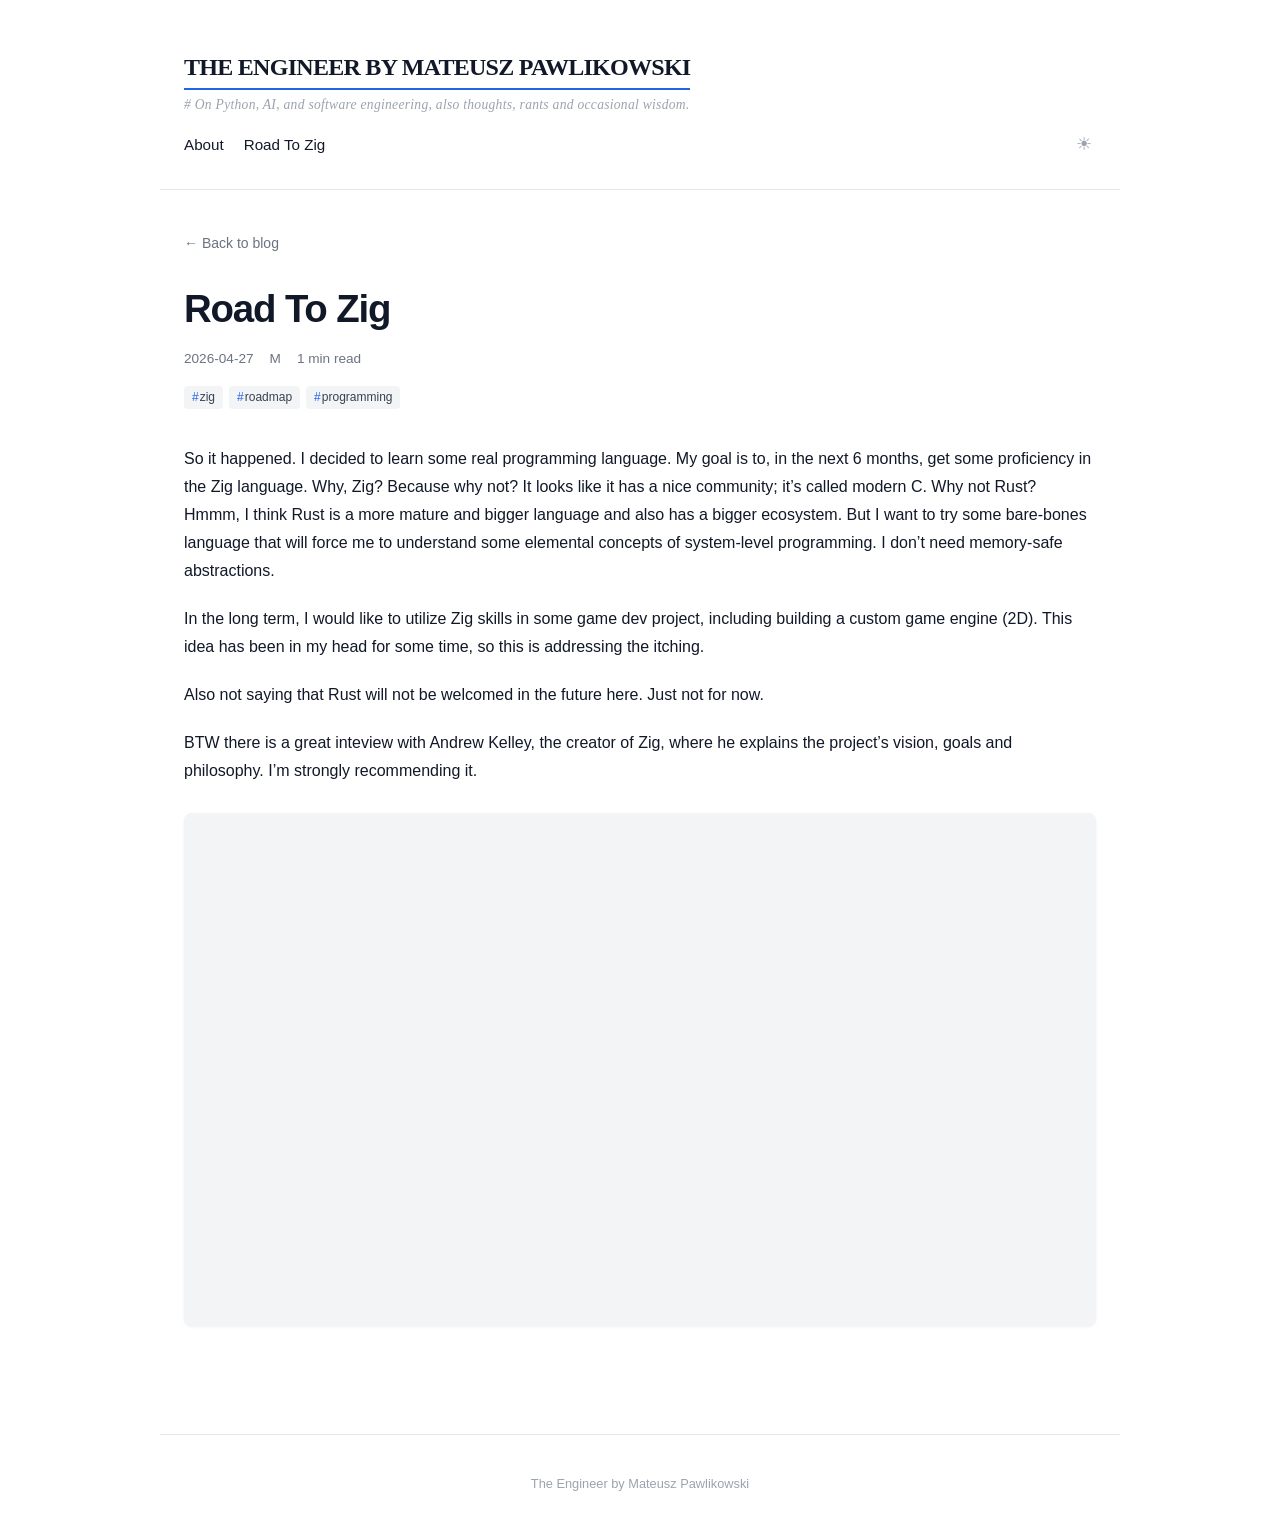
<file: blog/road-to-zig/index.html>
<!DOCTYPE html>
<html lang="en">
<head>
    <meta charset="UTF-8">
    <meta name="viewport" content="width=device-width, initial-scale=1.0">
    <title>The Engineer by Mateusz Pawlikowski | Road To Zig</title>
    <meta name="generator" content="zsbg">
    <link rel="alternate" type="application/atom+xml" href="https://blog.pawlikowski.me/feed.xml" title="The Engineer by Mateusz Pawlikowski — Blog">
    
    <meta name="description" content="My new personal project to learn at least one programming language that is not a pseudo-code language like Python.">
    <meta name="robots" content="index,follow,max-image-preview:large,max-snippet:-1,max-video-preview:-1">
    <meta name="author" content="M">
    <meta name="keywords" content="zig, roadmap, programming">
    <link rel="canonical" href="https://blog.pawlikowski.me/blog/road-to-zig/">
    <!-- Open Graph -->
    <meta property="og:type" content="article">
    <meta property="og:title" content="Road To Zig">
    <meta property="og:description" content="My new personal project to learn at least one programming language that is not a pseudo-code language like Python.">
    <meta property="og:url" content="https://blog.pawlikowski.me/blog/road-to-zig/">
    <meta property="og:site_name" content="The Engineer by Mateusz Pawlikowski">
    <meta property="og:locale" content="en_US">
    
    
    <!-- Twitter Card -->
    <meta name="twitter:card" content="summary">
    <meta name="twitter:title" content="Road To Zig">
    <meta name="twitter:description" content="My new personal project to learn at least one programming language that is not a pseudo-code language like Python.">
    
    
    
    <meta property="article:published_time" content="2026-04-27">
    <meta property="article:modified_time" content="2026-04-27">
    <meta property="article:author" content="M">
    <meta property="article:tag" content="zig">
    <meta property="article:tag" content="roadmap">
    <meta property="article:tag" content="programming">
    
    <script type="application/ld+json">{"@context": "https://schema.org", "@graph": [{"@type": "WebSite", "name": "The Engineer by Mateusz Pawlikowski", "url": "https://blog.pawlikowski.me/", "description": "Articles and notes published on The Engineer by Mateusz Pawlikowski.", "inLanguage": "en-US"}, {"@type": "BlogPosting", "headline": "Road To Zig", "description": "My new personal project to learn at least one programming language that is not a pseudo-code language like Python.", "datePublished": "2026-04-27", "dateModified": "2026-04-27", "author": {"@type": "Person", "name": "M"}, "url": "https://blog.pawlikowski.me/blog/road-to-zig/", "mainEntityOfPage": {"@type": "WebPage", "@id": "https://blog.pawlikowski.me/blog/road-to-zig/"}, "keywords": ["zig", "roadmap", "programming"], "wordCount": 171, "timeRequired": "PT1M", "inLanguage": "en-US", "publisher": {"@type": "Organization", "name": "The Engineer by Mateusz Pawlikowski", "url": "https://blog.pawlikowski.me/"}}]}</script>
    
    <link rel="stylesheet" href="/static/styles.css">
    <link rel="stylesheet" href="/static/pygments.css">
    <script>
        (function() {
            const t = localStorage.getItem('theme');
            if (t) document.documentElement.setAttribute('data-theme', t);
        })();
    </script>
</head>
<body>

<header class="site-header">
    <div class="container">
        <div>
            <a href="/" class="site-name">The Engineer by Mateusz Pawlikowski</a>
            <div class="site-tagline"># On Python, AI, and software engineering, also thoughts, rants and occasional wisdom.</div>
        </div>
        <nav class="navbar">
            
            
            <a href="/about/" class="navbar-link">About</a>
            
            <a href="/road-to-zig/" class="navbar-link">Road To Zig</a>
            
            
            <button class="btn-theme" onclick="toggleTheme()" aria-label="Toggle theme">☀</button>
        </nav>
    </div>
</header>

<main class="container">
    
        <a href="/blog/" class="back-link">← Back to blog</a>

        <header class="article-header">
            <h1 class="article-title">Road To Zig</h1>
            <div class="article-meta">
                <span class="meta-date">2026-04-27</span>
                <span class="meta-author">M</span>
                <span class="meta-read">1 min read</span>
            </div>
            <div class="post-tags">
                
                <span class="tag">zig</span>
                
                <span class="tag">roadmap</span>
                
                <span class="tag">programming</span>
                
            </div>
        </header>

        <div class="article-content">
            <p>So it happened. I decided to learn some real programming language. My goal is to, in the next 6 months, get some proficiency in the Zig language. Why, Zig? Because why not? It looks like it has a nice community; it&rsquo;s called modern C. Why not Rust? Hmmm, I think Rust is a more mature and bigger language and also has a bigger ecosystem. But I want to try some bare-bones language that will force me to understand some elemental concepts of system-level programming. I don&rsquo;t need memory-safe abstractions.</p>
<p>In the long term, I would like to utilize Zig skills in some game dev project, including building a custom game engine (2D). This idea has been in my head for some time, so this is addressing the itching.</p>
<p>Also not saying that Rust will not be welcomed in the future here. Just not for now. </p>
<p>BTW there is a great inteview with Andrew Kelley, the creator of Zig, where he explains the project&rsquo;s vision, goals and philosophy. I&rsquo;m strongly recommending it.</p>
<iframe width="1228" height="691" src="https://www.youtube.com/embed/iqddnwKF8HQ" title="Zig 2026: No-AI Policy, $670K Foundation, Left GitHub &amp; Why Zig Isn’t 1.0 - Andrew Kelley Explains" frameborder="0" allow="accelerometer; autoplay; clipboard-write; encrypted-media; gyroscope; picture-in-picture; web-share" referrerpolicy="strict-origin-when-cross-origin" allowfullscreen></iframe>
        </div>

        <footer class="article-footer">
            
            <span></span>
            
            
        </footer>

</main>

<footer class="site-footer">
    <div class="container">
        The Engineer by Mateusz Pawlikowski
    </div>
</footer>

<script>
    function toggleTheme() {
        const html = document.documentElement;
        const next = html.getAttribute('data-theme') === 'dark' ? 'light' : 'dark';
        html.setAttribute('data-theme', next);
        localStorage.setItem('theme', next);
        updateThemeBtn();
    }

    function updateThemeBtn() {
        const btn = document.querySelector('.btn-theme');
        if (btn) btn.textContent = document.documentElement.getAttribute('data-theme') === 'dark' ? '☾' : '☀';
    }

    updateThemeBtn();
</script>


</body>
</html>
</file>
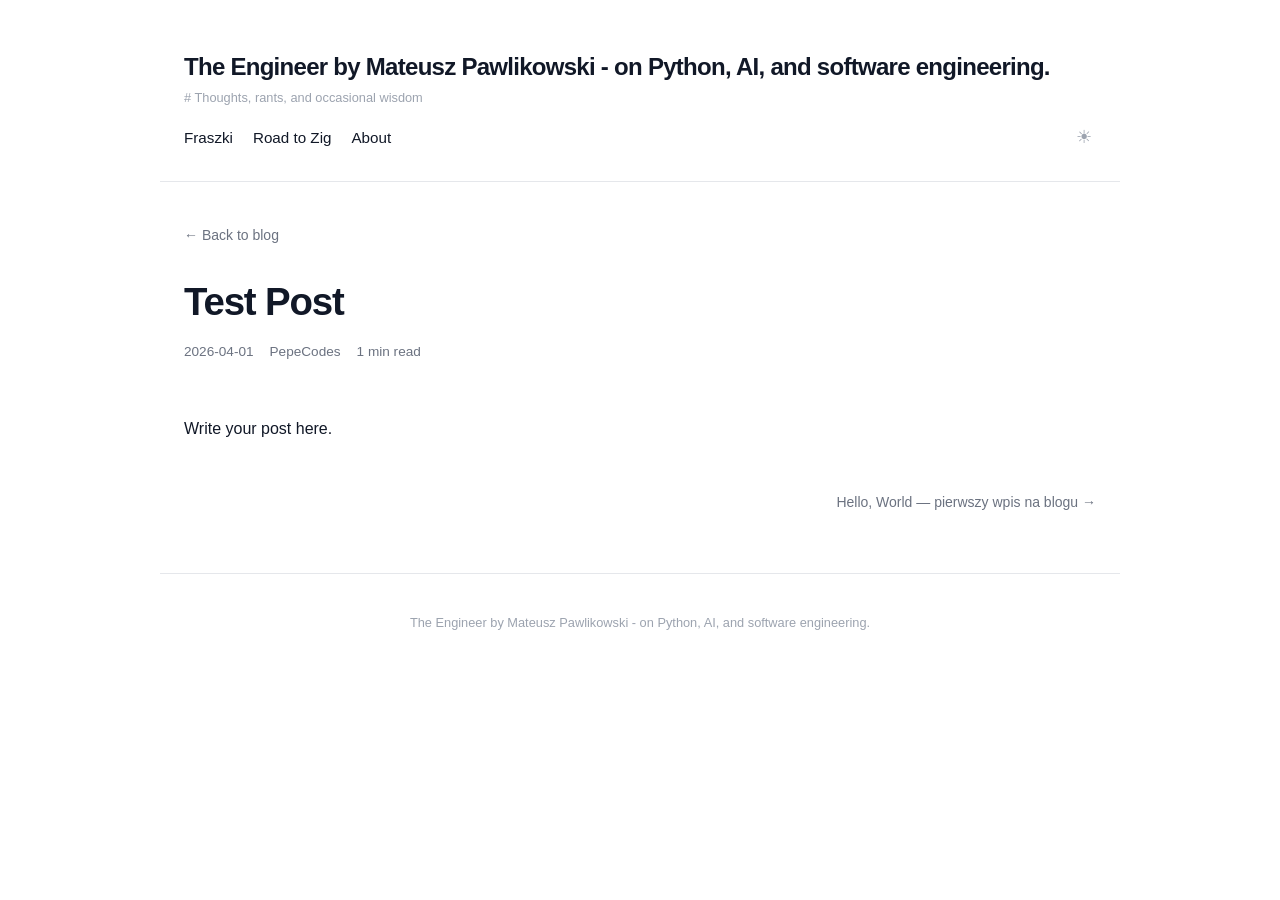
<file: blog/test-post/index.html>
<!DOCTYPE html>
<html lang="en">
<head>
    <meta charset="UTF-8">
    <meta name="viewport" content="width=device-width, initial-scale=1.0">
    <title>The Engineer by Mateusz Pawlikowski - on Python, AI, and software engineering. | Test Post</title>
    <link rel="alternate" type="application/atom+xml" href="/feed.xml" title="The Engineer by Mateusz Pawlikowski - on Python, AI, and software engineering. — Blog">
    
    <meta name="description" content="">
    
    <link rel="canonical" href="/blog/test-post/">
    <!-- Open Graph -->
    <meta property="og:type" content="article">
    <meta property="og:title" content="Test Post">
    <meta property="og:description" content="">
    <meta property="og:url" content="/blog/test-post/">
    <meta property="og:site_name" content="The Engineer by Mateusz Pawlikowski - on Python, AI, and software engineering.">
    <!-- Twitter Card -->
    <meta name="twitter:card" content="summary">
    <meta name="twitter:title" content="Test Post">
    <meta name="twitter:description" content="">
    
    <meta property="article:published_time" content="2026-04-01">
    <meta property="article:author" content="PepeCodes">
    
    <script type="application/ld+json">{"@context": "https://schema.org", "@type": "BlogPosting", "headline": "Test Post", "description": "", "datePublished": "2026-04-01", "author": {"@type": "Person", "name": "PepeCodes"}, "url": "/blog/test-post/", "keywords": "", "publisher": {"@type": "Person", "name": "The Engineer by Mateusz Pawlikowski - on Python, AI, and software engineering."}}</script>
    
    <style>
        :root {
            --bg: #ffffff;
            --bg-secondary: #f9fafb;
            --text: #111827;
            --text-secondary: #6b7280;
            --text-muted: #9ca3af;
            --accent: #2563eb;
            --accent-hover: #1d4ed8;
            --border: #e5e7eb;
            --code-bg: #f3f4f6;
            --code-text: #1f2937;
            --tag-bg: #f3f4f6;
            --tag-text: #374151;
            --tag-accent: #2563eb;
            --shadow: 0 1px 3px rgba(0,0,0,0.06);
        }

        html[data-theme="dark"] {
            --bg: #0f1117;
            --bg-secondary: #161b22;
            --text: #e6edf3;
            --text-secondary: #8b949e;
            --text-muted: #6e7781;
            --accent: #58a6ff;
            --accent-hover: #79b8ff;
            --border: #21262d;
            --code-bg: #161b22;
            --code-text: #e6edf3;
            --tag-bg: #161b22;
            --tag-text: #c9d1d9;
            --tag-accent: #58a6ff;
            --shadow: 0 1px 3px rgba(0,0,0,0.3);
        }

        * {
            margin: 0;
            padding: 0;
            box-sizing: border-box;
        }

        body {
            background-color: var(--bg);
            color: var(--text);
            font-family: -apple-system, BlinkMacSystemFont, 'Segoe UI', Roboto, 'Helvetica Neue', Arial, sans-serif;
            line-height: 1.6;
            min-height: 100vh;
            transition: background-color 0.2s, color 0.2s;
        }

        .container {
            max-width: 960px;
            margin: 0 auto;
            padding: 0 24px;
        }

        /* Header */
        .site-header {
            padding: 48px 0 32px;
            margin-bottom: 40px;
            position: relative;
        }

        .site-header::after {
            content: '';
            position: absolute;
            bottom: 0;
            left: 50%;
            transform: translateX(-50%);
            width: min(960px, calc(100% - 48px));
            height: 1px;
            background: var(--border);
        }

        .site-header > .container > div:first-child {
            margin-bottom: 16px;
        }

        .site-name {
            font-size: 1.5rem;
            font-weight: 700;
            color: var(--text);
            text-decoration: none;
            letter-spacing: -0.03em;
        }

        .site-name:hover {
            color: var(--accent);
        }

        .site-tagline {
            font-size: 0.8rem;
            color: var(--text-muted);
            margin-top: 2px;
        }

        /* Navbar */
        .navbar {
            display: flex;
            align-items: center;
            gap: 20px;
        }

        .navbar-link {
            font-size: 0.95rem;
            color: var(--text);
            text-decoration: none;
            transition: color 0.15s;
            font-weight: 500;
        }

        .navbar-link:hover {
            color: var(--accent);
        }

        .btn-theme {
            margin-left: auto;
            background: transparent;
            border: none;
            color: var(--text-muted);
            cursor: pointer;
            font-size: 1.1rem;
            padding: 4px;
            border-radius: 6px;
            transition: color 0.15s, background-color 0.15s;
            line-height: 1;
        }

        .btn-theme:hover {
            color: var(--text);
            background-color: var(--bg-secondary);
        }

        a {
            color: var(--accent);
            text-decoration: none;
        }

        a:hover {
            color: var(--accent-hover);
        }

        /* Tags */
        .post-tags {
            display: flex;
            flex-wrap: wrap;
            gap: 6px;
        }

        .tag {
            font-size: 0.75rem;
            background: var(--tag-bg);
            border-radius: 4px;
            padding: 2px 8px;
            color: var(--tag-text);
            transition: background-color 0.15s, color 0.15s;
        }

        .tag::before {
            content: "#";
            color: var(--tag-accent);
            margin-right: 1px;
        }

        /* Code blocks — always dark background for Monokai colors */
        .highlight {
            background: #1e1e2e !important;
            border-radius: 8px;
        }

        .highlight pre {
            background: transparent !important;
            color: #cdd6f4 !important;
        }

        .highlight .c, .highlight .cm, .highlight .c1, .highlight .ch, .highlight .cp, .highlight .cpf, .highlight .cs, .highlight .gu { color: #6c7086 !important; }
        .highlight .k, .highlight .kc, .highlight .kd, .highlight .kp, .highlight .kr, .highlight .kt { color: #cba6f7 !important; }
        .highlight .s, .highlight .sa, .highlight .sb, .highlight .sc, .highlight .dl, .highlight .sd, .highlight .s2, .highlight .se, .highlight .sh, .highlight .si, .highlight .sx, .highlight .sr, .highlight .s1, .highlight .ss, .highlight .ld { color: #a6e3a1 !important; }
        .highlight .n, .highlight .nx, .highlight .nb, .highlight .bp, .highlight .py, .highlight .nv, .highlight .ni, .highlight .nl, .highlight .nn, .highlight .w, .highlight .esc, .highlight .g, .highlight .gr, .highlight .gh, .highlight .gs, .highlight .gt { color: #cdd6f4 !important; }
        .highlight .o, .highlight .ow, .highlight .kn, .highlight .nt, .highlight .gd, .highlight .gp { color: #f38ba8 !important; }
        .highlight .m, .highlight .mb, .highlight .mf, .highlight .mh, .highlight .mi, .highlight .mo, .highlight .l, .highlight .ae { color: #fab387 !important; }
        .highlight .na, .highlight .nc, .highlight .nd, .highlight .ne, .highlight .nf, .highlight .fm { color: #89b4fa !important; }
        .highlight .no { color: #89dceb !important; }
        .highlight .gi { color: #a6e3a1 !important; }
        .highlight .go { color: #89b4fa !important; }
        .highlight .hll { background-color: #313244 !important; }
        .highlight .err { color: #f38ba8 !important; background-color: #311b2e !important; }
        .highlight .ge { color: #cdd6f4 !important; font-style: italic; }
        .highlight .ges { color: #cdd6f4 !important; font-weight: bold; font-style: italic; }

        /* Footer */
        .site-footer {
            padding: 40px 0;
            margin-top: 60px;
            text-align: center;
            font-size: 0.8rem;
            color: var(--text-muted);
            position: relative;
        }

        .site-footer::before {
            content: '';
            position: absolute;
            top: 0;
            left: 50%;
            transform: translateX(-50%);
            width: min(960px, calc(100% - 48px));
            height: 1px;
            background: var(--border);
        }

        
        /* Back link */
        .back-link {
            display: inline-flex;
            align-items: center;
            gap: 6px;
            font-size: 0.875rem;
            color: var(--text-secondary);
            margin-bottom: 32px;
            transition: color 0.15s;
        }

        .back-link:hover {
            color: var(--accent);
        }

        /* Article header */
        .article-header {
            margin-bottom: 36px;
        }

        .article-title {
            font-size: 2.4rem;
            font-weight: 700;
            letter-spacing: -0.03em;
            line-height: 1.2;
            margin-bottom: 16px;
        }

        .article-meta {
            display: flex;
            align-items: center;
            flex-wrap: wrap;
            gap: 16px;
            font-size: 0.85rem;
            color: var(--text-secondary);
            margin-bottom: 16px;
        }

        /* Article content */
        .article-content {
            font-size: 1rem;
            line-height: 1.75;
            color: var(--text);
        }

        .article-content p {
            margin-bottom: 20px;
        }

        .article-content ul,
        .article-content ol {
            margin: 0 0 20px 1.5rem;
            padding: 0;
        }

        .article-content li {
            margin-bottom: 6px;
        }

        .article-content h2 {
            font-size: 1.4rem;
            font-weight: 600;
            letter-spacing: -0.02em;
            margin: 40px 0 16px;
        }

        .article-content h3 {
            font-size: 1.15rem;
            font-weight: 600;
            margin: 28px 0 12px;
        }

        /* Inline code */
        .article-content code {
            background: var(--code-bg);
            border-radius: 4px;
            padding: 2px 6px;
            font-size: 0.88em;
            color: var(--code-text);
            font-family: 'SF Mono', 'Fira Code', monospace;
        }

        /* Pygments-rendered code blocks */
        .article-content .highlight {
            background: var(--code-bg);
            border-radius: 8px;
            margin: 24px 0;
            overflow: hidden;
        }

        .article-content .highlight pre {
            padding: 20px;
            overflow-x: auto;
            font-size: 0.85rem;
            line-height: 1.7;
            margin: 0;
            background: transparent;
            white-space: pre;
        }

        .article-content .highlight code {
            background: transparent;
            border: none;
            padding: 0;
            font-size: inherit;
            color: inherit;
        }

        /* Blockquote */
        .article-content blockquote {
            border-left: 3px solid var(--accent);
            padding: 12px 20px;
            margin: 24px 0;
            background: var(--bg-secondary);
            color: var(--text-secondary);
            border-radius: 0 6px 6px 0;
        }

        /* Divider */
        .article-content hr {
            border: none;
            border-top: 1px solid var(--border);
            margin: 40px 0;
        }

        /* Article footer */
        .article-footer {
            margin-top: 48px;
            display: flex;
            justify-content: space-between;
            align-items: center;
            flex-wrap: wrap;
            gap: 12px;
        }

        .article-footer a {
            font-size: 0.875rem;
            color: var(--text-secondary);
            transition: color 0.15s;
        }

        .article-footer a:hover {
            color: var(--accent);
        }

        .nav-prev::before { content: "← "; }
        .nav-next::after  { content: " →"; }

        @media (max-width: 600px) {
            .article-title { font-size: 1.5rem; }
        }

    </style>
    <link rel="stylesheet" href="/static/pygments.css">
    <script>
        (function() {
            const t = localStorage.getItem('theme');
            if (t) document.documentElement.setAttribute('data-theme', t);
        })();
    </script>
</head>
<body>

<header class="site-header">
    <div class="container">
        <div>
            <a href="" class="site-name">The Engineer by Mateusz Pawlikowski - on Python, AI, and software engineering.</a>
            <div class="site-tagline"># Thoughts, rants, and occasional wisdom</div>
        </div>
        <nav class="navbar">
            
            
            <a href="/about/" class="navbar-link">Fraszki</a>
            
            <a href="/about/" class="navbar-link">Road to Zig</a>
            
            <a href="/about/" class="navbar-link">About</a>
            
            
            <button class="btn-theme" onclick="toggleTheme()" aria-label="Toggle theme">☀</button>
        </nav>
    </div>
</header>

<main class="container">
    
        <a href="/blog/" class="back-link">← Back to blog</a>

        <header class="article-header">
            <h1 class="article-title">Test Post</h1>
            <div class="article-meta">
                <span class="meta-date">2026-04-01</span>
                <span class="meta-author">PepeCodes</span>
                <span class="meta-read">1 min read</span>
            </div>
            <div class="post-tags">
                
            </div>
        </header>

        <div class="article-content">
            <p>Write your post here.</p>
        </div>

        <footer class="article-footer">
            
            <span></span>
            
            
            <a href="/blog/hello-world/" class="nav-next">Hello, World — pierwszy wpis na blogu</a>
            
        </footer>

</main>

<footer class="site-footer">
    <div class="container">
        The Engineer by Mateusz Pawlikowski - on Python, AI, and software engineering.
    </div>
</footer>

<script>
    function toggleTheme() {
        const html = document.documentElement;
        const next = html.getAttribute('data-theme') === 'dark' ? 'light' : 'dark';
        html.setAttribute('data-theme', next);
        localStorage.setItem('theme', next);
        updateThemeBtn();
    }

    function updateThemeBtn() {
        const btn = document.querySelector('.btn-theme');
        if (btn) btn.textContent = document.documentElement.getAttribute('data-theme') === 'dark' ? '☾' : '☀';
    }

    updateThemeBtn();
</script>


</body>
</html>
</body>
</html>
</file>
<file: static/styles.css>
:root {
    --bg: #ffffff;
    --bg-secondary: #f9fafb;
    --text: #111827;
    --text-secondary: #6b7280;
    --text-muted: #9ca3af;
    --accent: #2563eb;
    --accent-hover: #1d4ed8;
    --border: #e5e7eb;
    --code-bg: #f3f4f6;
    --code-text: #1f2937;
    --tag-bg: #f3f4f6;
    --tag-text: #374151;
    --tag-accent: #2563eb;
    --shadow: 0 1px 3px rgba(0,0,0,0.06);
}

html[data-theme="dark"] {
    --bg: #0f1117;
    --bg-secondary: #161b22;
    --text: #e6edf3;
    --text-secondary: #8b949e;
    --text-muted: #6e7781;
    --accent: #58a6ff;
    --accent-hover: #79b8ff;
    --border: #21262d;
    --code-bg: #161b22;
    --code-text: #e6edf3;
    --tag-bg: #161b22;
    --tag-text: #c9d1d9;
    --tag-accent: #58a6ff;
    --shadow: 0 1px 3px rgba(0,0,0,0.3);
}

* {
    margin: 0;
    padding: 0;
    box-sizing: border-box;
}

body {
    background-color: var(--bg);
    color: var(--text);
    font-family: -apple-system, BlinkMacSystemFont, 'Segoe UI', Roboto, 'Helvetica Neue', Arial, sans-serif;
    line-height: 1.6;
    min-height: 100vh;
    transition: background-color 0.2s, color 0.2s;
}

.container {
    max-width: 960px;
    margin: 0 auto;
    padding: 0 24px;
}

/* Header */
.site-header {
    padding: 48px 0 32px;
    margin-bottom: 40px;
    position: relative;
}

.site-header::after {
    content: '';
    position: absolute;
    bottom: 0;
    left: 50%;
    transform: translateX(-50%);
    width: min(960px, calc(100% - 48px));
    height: 1px;
    background: var(--border);
}

.site-header > .container > div:first-child {
    margin-bottom: 16px;
}

.site-name {
    font-size: 1.5rem;
    font-weight: 800;
    color: var(--text);
    text-decoration: none;
    letter-spacing: -0.03em;
    text-transform: uppercase;
    font-family: Georgia, "Times New Roman", serif;
    border-bottom: 2px solid var(--accent);
    padding-bottom: 2px;
    display: inline-block;
}

.site-name:hover {
    color: var(--accent);
}

.site-tagline {
    font-size: 0.85rem;
    color: var(--text-muted);
    margin-top: 4px;
    font-style: italic;
    font-family: Georgia, "Times New Roman", serif;
    letter-spacing: 0.02em;
}

/* Navbar */
.navbar {
    display: flex;
    align-items: center;
    gap: 20px;
}

.navbar-link {
    font-size: 0.95rem;
    color: var(--text);
    text-decoration: none;
    transition: color 0.15s;
    font-weight: 500;
}

.navbar-link:hover {
    color: var(--accent);
}

.btn-theme {
    margin-left: auto;
    background: transparent;
    border: none;
    color: var(--text-muted);
    cursor: pointer;
    font-size: 1.1rem;
    padding: 4px;
    border-radius: 6px;
    transition: color 0.15s, background-color 0.15s;
    line-height: 1;
}

.btn-theme:hover {
    color: var(--text);
    background-color: var(--bg-secondary);
}

a {
    color: var(--accent);
    text-decoration: none;
}

a:hover {
    color: var(--accent-hover);
}

/* Tags */
.post-tags {
    display: flex;
    flex-wrap: wrap;
    gap: 6px;
}

.tag {
    font-size: 0.75rem;
    background: var(--tag-bg);
    border-radius: 4px;
    padding: 2px 8px;
    color: var(--tag-text);
    transition: background-color 0.15s, color 0.15s;
}

.tag::before {
    content: "#";
    color: var(--tag-accent);
    margin-right: 1px;
}

/* Code blocks — always dark background for Monokai colors */
.highlight {
    background: #1e1e2e !important;
    border-radius: 8px;
}

.highlight pre {
    background: transparent !important;
    color: #cdd6f4 !important;
}

.highlight .c, .highlight .cm, .highlight .c1, .highlight .ch, .highlight .cp, .highlight .cpf, .highlight .cs, .highlight .gu { color: #6c7086 !important; }
.highlight .k, .highlight .kc, .highlight .kd, .highlight .kp, .highlight .kr, .highlight .kt { color: #cba6f7 !important; }
.highlight .s, .highlight .sa, .highlight .sb, .highlight .sc, .highlight .dl, .highlight .sd, .highlight .s2, .highlight .se, .highlight .sh, .highlight .si, .highlight .sx, .highlight .sr, .highlight .s1, .highlight .ss, .highlight .ld { color: #a6e3a1 !important; }
.highlight .n, .highlight .nx, .highlight .nb, .highlight .bp, .highlight .py, .highlight .nv, .highlight .ni, .highlight .nl, .highlight .nn, .highlight .w, .highlight .esc, .highlight .g, .highlight .gr, .highlight .gh, .highlight .gs, .highlight .gt { color: #cdd6f4 !important; }
.highlight .o, .highlight .ow, .highlight .kn, .highlight .nt, .highlight .gd, .highlight .gp { color: #f38ba8 !important; }
.highlight .m, .highlight .mb, .highlight .mf, .highlight .mh, .highlight .mi, .highlight .mo, .highlight .l, .highlight .ae { color: #fab387 !important; }
.highlight .na, .highlight .nc, .highlight .nd, .highlight .ne, .highlight .nf, .highlight .fm { color: #89b4fa !important; }
.highlight .no { color: #89dceb !important; }
.highlight .gi { color: #a6e3a1 !important; }
.highlight .go { color: #89b4fa !important; }
.highlight .hll { background-color: #313244 !important; }
.highlight .err { color: #f38ba8 !important; background-color: #311b2e !important; }
.highlight .ge { color: #cdd6f4 !important; font-style: italic; }
.highlight .ges { color: #cdd6f4 !important; font-weight: bold; font-style: italic; }

/* Markdown tables */
.article-content table,
.page-content table {
    display: block;
    width: max-content;
    max-width: 100%;
    min-width: 100%;
    margin: 24px 0;
    overflow-x: auto;
    border-collapse: collapse;
    border-spacing: 0;
    background: var(--bg);
}

.article-content thead,
.page-content thead {
    background: var(--bg-secondary);
}

.article-content th,
.article-content td,
.page-content th,
.page-content td {
    padding: 12px 16px;
    border: 1px solid var(--border);
    text-align: left;
    vertical-align: top;
}

.article-content th,
.page-content th {
    font-weight: 600;
}

.article-content tbody tr:nth-child(even),
.page-content tbody tr:nth-child(even) {
    background: var(--bg-secondary);
}

/* Markdown task lists */
.article-content ul.task-list,
.page-content ul.task-list {
    margin-left: 0;
    list-style: none;
}

.article-content .task-list-item,
.page-content .task-list-item {
    display: flex;
    align-items: flex-start;
    gap: 10px;
    margin-bottom: 10px;
}

.article-content .task-list-item input[type="checkbox"],
.page-content .task-list-item input[type="checkbox"] {
    appearance: none;
    -webkit-appearance: none;
    width: 1rem;
    height: 1rem;
    margin: 0.3rem 0 0;
    border: 1px solid var(--border);
    border-radius: 0.2rem;
    background: var(--bg);
    display: inline-grid;
    place-content: center;
    flex: 0 0 auto;
    opacity: 1;
}

.article-content .task-list-item input[type="checkbox"]::before,
.page-content .task-list-item input[type="checkbox"]::before {
    content: "";
    width: 0.65rem;
    height: 0.65rem;
    transform: scale(0);
    transition: transform 0.12s ease-in-out;
    background-color: #16a34a;
    clip-path: polygon(14% 44%, 0 59%, 41% 100%, 100% 19%, 84% 5%, 39% 62%);
}

.article-content .task-list-item input[type="checkbox"]:checked,
.page-content .task-list-item input[type="checkbox"]:checked {
    border-color: #16a34a;
    background: color-mix(in srgb, #16a34a 10%, var(--bg));
}

.article-content .task-list-item input[type="checkbox"]:checked::before,
.page-content .task-list-item input[type="checkbox"]:checked::before {
    transform: scale(1);
}

/* Embedded videos */
.article-content iframe[src*="youtube.com"],
.article-content iframe[src*="youtube-nocookie.com"],
.page-content iframe[src*="youtube.com"],
.page-content iframe[src*="youtube-nocookie.com"] {
    display: block;
    width: 100%;
    max-width: 100%;
    aspect-ratio: 16 / 9;
    height: auto;
    margin: 28px 0;
    border: 0;
    border-radius: 8px;
    background: var(--code-bg);
    box-shadow: var(--shadow);
}

/* Footer */
.site-footer {
    padding: 40px 0;
    margin-top: 60px;
    text-align: center;
    font-size: 0.8rem;
    color: var(--text-muted);
    position: relative;
}

.site-footer::before {
    content: '';
    position: absolute;
    top: 0;
    left: 50%;
    transform: translateX(-50%);
    width: min(960px, calc(100% - 48px));
    height: 1px;
    background: var(--border);
}

/* Blog index styles */
.blog-intro {
    margin-bottom: 48px;
    padding-bottom: 32px;
    border-bottom: 1px solid var(--border);
}

.blog-intro h1 {
    font-size: 2.4rem;
    font-weight: 700;
    letter-spacing: -0.03em;
    margin-bottom: 6px;
}

.blog-intro p {
    color: var(--text-muted);
    font-size: 0.9rem;
    font-style: italic;
}

.posts-list {
    display: flex;
    flex-direction: column;
    gap: 32px;
}

.post-card {
    padding-bottom: 32px;
}

.post-header {
    display: flex;
    align-items: baseline;
    justify-content: space-between;
    flex-wrap: wrap;
    gap: 8px;
    margin-bottom: 8px;
}

.post-link {
    display: block;
    text-decoration: none;
    color: inherit;
}

.post-title {
    font-size: 1.35rem;
    font-weight: 600;
    color: var(--text);
    text-decoration: none;
    letter-spacing: -0.01em;
    transition: color 0.15s;
}

.post-link:hover .post-title,
.post-link:hover .post-description {
    color: var(--accent);
}

.post-date {
    font-size: 0.8rem;
    color: var(--text-muted);
    white-space: nowrap;
}

.post-description {
    font-size: 0.9rem;
    color: var(--text-secondary);
    line-height: 1.6;
    margin-bottom: 12px;
    transition: color 0.15s;
}

.post-tags {
    margin-top: 12px;
}

/* Back link */
.back-link {
    display: inline-flex;
    align-items: center;
    gap: 6px;
    font-size: 0.875rem;
    color: var(--text-secondary);
    margin-bottom: 32px;
    transition: color 0.15s;
}

.back-link:hover {
    color: var(--accent);
}

/* Article header */
.article-header {
    margin-bottom: 36px;
}

.article-title {
    font-size: 2.4rem;
    font-weight: 700;
    letter-spacing: -0.03em;
    line-height: 1.2;
    margin-bottom: 16px;
}

.article-meta {
    display: flex;
    align-items: center;
    flex-wrap: wrap;
    gap: 16px;
    font-size: 0.85rem;
    color: var(--text-secondary);
    margin-bottom: 16px;
}

/* Article content */
.article-content {
    font-size: 1rem;
    line-height: 1.75;
    color: var(--text);
}

.article-content p {
    margin-bottom: 20px;
}

.article-content ul,
.article-content ol {
    margin: 0 0 20px 1.5rem;
    padding: 0;
}

.article-content li {
    margin-bottom: 6px;
}

.article-content h2 {
    font-size: 1.4rem;
    font-weight: 600;
    letter-spacing: -0.02em;
    margin: 40px 0 16px;
}

.article-content h3 {
    font-size: 1.15rem;
    font-weight: 600;
    margin: 28px 0 12px;
}

/* Inline code */
.article-content code {
    background: var(--code-bg);
    border-radius: 4px;
    padding: 2px 6px;
    font-size: 0.88em;
    color: var(--code-text);
    font-family: 'SF Mono', 'Fira Code', monospace;
}

/* Pygments-rendered code blocks */
.article-content .highlight {
    background: var(--code-bg);
    border-radius: 8px;
    margin: 24px 0;
    overflow: hidden;
}

.article-content .highlight pre {
    padding: 20px;
    overflow-x: auto;
    font-size: 0.85rem;
    line-height: 1.7;
    margin: 0;
    background: transparent;
    white-space: pre;
}

.article-content .highlight code {
    background: transparent;
    border: none;
    padding: 0;
    font-size: inherit;
    color: inherit;
}

/* Blockquote */
.article-content blockquote {
    border-left: 3px solid var(--accent);
    padding: 12px 20px;
    margin: 24px 0;
    background: var(--bg-secondary);
    color: var(--text-secondary);
    border-radius: 0 6px 6px 0;
}

/* Divider */
.article-content hr {
    border: none;
    border-top: 1px solid var(--border);
    margin: 40px 0;
}

/* Article footer */
.article-footer {
    margin-top: 48px;
    display: flex;
    justify-content: space-between;
    align-items: center;
    flex-wrap: wrap;
    gap: 12px;
}

.article-footer a {
    font-size: 0.875rem;
    color: var(--text-secondary);
    transition: color 0.15s;
}

.article-footer a:hover {
    color: var(--accent);
}

.nav-prev::before { content: "← "; }
.nav-next::after  { content: " →"; }

/* Page header */
.page-header {
    margin-bottom: 36px;
}

.page-title {
    font-size: 2rem;
    font-weight: 700;
    letter-spacing: -0.03em;
    line-height: 1.2;
}

/* Page content */
.page-content {
    font-size: 1rem;
    line-height: 1.75;
    color: var(--text);
}

.page-content p {
    margin-bottom: 20px;
}

.page-content ul,
.page-content ol {
    margin: 0 0 20px 1.5rem;
    padding: 0;
}

.page-content li {
    margin-bottom: 6px;
}

.page-content h2 {
    font-size: 1.4rem;
    font-weight: 600;
    letter-spacing: -0.02em;
    margin: 40px 0 16px;
}

.page-content h3 {
    font-size: 1.15rem;
    font-weight: 600;
    margin: 28px 0 12px;
}

.page-content code {
    background: var(--code-bg);
    border-radius: 4px;
    padding: 2px 6px;
    font-size: 0.88em;
    color: var(--code-text);
    font-family: 'SF Mono', 'Fira Code', monospace;
}

.page-content .highlight {
    background: var(--code-bg);
    border-radius: 8px;
    margin: 24px 0;
    overflow: hidden;
}

.page-content .highlight pre {
    padding: 20px;
    overflow-x: auto;
    font-size: 0.85rem;
    line-height: 1.7;
    margin: 0;
    background: transparent;
    white-space: pre;
}

.page-content .highlight code {
    background: transparent;
    border: none;
    padding: 0;
    font-size: inherit;
    color: inherit;
}

.page-content blockquote {
    border-left: 3px solid var(--accent);
    padding: 12px 20px;
    margin: 24px 0;
    background: var(--bg-secondary);
    color: var(--text-secondary);
    border-radius: 0 6px 6px 0;
}

.page-content hr {
    border: none;
    border-top: 1px solid var(--border);
    margin: 40px 0;
}

/* Responsive */
@media (max-width: 600px) {
    .blog-intro h1 { font-size: 1.5rem; }
    .post-header { flex-direction: column; gap: 4px; }
    .article-title { font-size: 1.5rem; }
    .page-title { font-size: 1.5rem; }
}
</file>
<file: static/pygments.css>
pre { line-height: 125%; }
td.linenos .normal { color: inherit; background-color: transparent; padding-left: 5px; padding-right: 5px; }
span.linenos { color: inherit; background-color: transparent; padding-left: 5px; padding-right: 5px; }
td.linenos .special { color: #000000; background-color: #ffffc0; padding-left: 5px; padding-right: 5px; }
span.linenos.special { color: #000000; background-color: #ffffc0; padding-left: 5px; padding-right: 5px; }
.highlight .hll { background-color: #49483e }
.highlight {  color: #F8F8F2 }
.highlight .c { color: #959077 } /* Comment */
.highlight .err { color: #ED007E; background-color: #1E0010 } /* Error */
.highlight .esc { color: #F8F8F2 } /* Escape */
.highlight .g { color: #F8F8F2 } /* Generic */
.highlight .k { color: #66D9EF } /* Keyword */
.highlight .l { color: #AE81FF } /* Literal */
.highlight .n { color: #F8F8F2 } /* Name */
.highlight .o { color: #FF4689 } /* Operator */
.highlight .x { color: #F8F8F2 } /* Other */
.highlight .p { color: #F8F8F2 } /* Punctuation */
.highlight .ch { color: #959077 } /* Comment.Hashbang */
.highlight .cm { color: #959077 } /* Comment.Multiline */
.highlight .cp { color: #959077 } /* Comment.Preproc */
.highlight .cpf { color: #959077 } /* Comment.PreprocFile */
.highlight .c1 { color: #959077 } /* Comment.Single */
.highlight .cs { color: #959077 } /* Comment.Special */
.highlight .gd { color: #FF4689 } /* Generic.Deleted */
.highlight .ge { color: #F8F8F2; font-style: italic } /* Generic.Emph */
.highlight .ges { color: #F8F8F2; font-weight: bold; font-style: italic } /* Generic.EmphStrong */
.highlight .gr { color: #F8F8F2 } /* Generic.Error */
.highlight .gh { color: #F8F8F2 } /* Generic.Heading */
.highlight .gi { color: #A6E22E } /* Generic.Inserted */
.highlight .go { color: #66D9EF } /* Generic.Output */
.highlight .gp { color: #FF4689; font-weight: bold } /* Generic.Prompt */
.highlight .gs { color: #F8F8F2; font-weight: bold } /* Generic.Strong */
.highlight .gu { color: #959077 } /* Generic.Subheading */
.highlight .gt { color: #F8F8F2 } /* Generic.Traceback */
.highlight .kc { color: #66D9EF } /* Keyword.Constant */
.highlight .kd { color: #66D9EF } /* Keyword.Declaration */
.highlight .kn { color: #FF4689 } /* Keyword.Namespace */
.highlight .kp { color: #66D9EF } /* Keyword.Pseudo */
.highlight .kr { color: #66D9EF } /* Keyword.Reserved */
.highlight .kt { color: #66D9EF } /* Keyword.Type */
.highlight .ld { color: #E6DB74 } /* Literal.Date */
.highlight .m { color: #AE81FF } /* Literal.Number */
.highlight .s { color: #E6DB74 } /* Literal.String */
.highlight .na { color: #A6E22E } /* Name.Attribute */
.highlight .nb { color: #F8F8F2 } /* Name.Builtin */
.highlight .nc { color: #A6E22E } /* Name.Class */
.highlight .no { color: #66D9EF } /* Name.Constant */
.highlight .nd { color: #A6E22E } /* Name.Decorator */
.highlight .ni { color: #F8F8F2 } /* Name.Entity */
.highlight .ne { color: #A6E22E } /* Name.Exception */
.highlight .nf { color: #A6E22E } /* Name.Function */
.highlight .nl { color: #F8F8F2 } /* Name.Label */
.highlight .nn { color: #F8F8F2 } /* Name.Namespace */
.highlight .nx { color: #A6E22E } /* Name.Other */
.highlight .py { color: #F8F8F2 } /* Name.Property */
.highlight .nt { color: #FF4689 } /* Name.Tag */
.highlight .nv { color: #F8F8F2 } /* Name.Variable */
.highlight .ow { color: #FF4689 } /* Operator.Word */
.highlight .pm { color: #F8F8F2 } /* Punctuation.Marker */
.highlight .w { color: #F8F8F2 } /* Text.Whitespace */
.highlight .mb { color: #AE81FF } /* Literal.Number.Bin */
.highlight .mf { color: #AE81FF } /* Literal.Number.Float */
.highlight .mh { color: #AE81FF } /* Literal.Number.Hex */
.highlight .mi { color: #AE81FF } /* Literal.Number.Integer */
.highlight .mo { color: #AE81FF } /* Literal.Number.Oct */
.highlight .sa { color: #E6DB74 } /* Literal.String.Affix */
.highlight .sb { color: #E6DB74 } /* Literal.String.Backtick */
.highlight .sc { color: #E6DB74 } /* Literal.String.Char */
.highlight .dl { color: #E6DB74 } /* Literal.String.Delimiter */
.highlight .sd { color: #E6DB74 } /* Literal.String.Doc */
.highlight .s2 { color: #E6DB74 } /* Literal.String.Double */
.highlight .se { color: #AE81FF } /* Literal.String.Escape */
.highlight .sh { color: #E6DB74 } /* Literal.String.Heredoc */
.highlight .si { color: #E6DB74 } /* Literal.String.Interpol */
.highlight .sx { color: #E6DB74 } /* Literal.String.Other */
.highlight .sr { color: #E6DB74 } /* Literal.String.Regex */
.highlight .s1 { color: #E6DB74 } /* Literal.String.Single */
.highlight .ss { color: #E6DB74 } /* Literal.String.Symbol */
.highlight .bp { color: #F8F8F2 } /* Name.Builtin.Pseudo */
.highlight .fm { color: #A6E22E } /* Name.Function.Magic */
.highlight .vc { color: #F8F8F2 } /* Name.Variable.Class */
.highlight .vg { color: #F8F8F2 } /* Name.Variable.Global */
.highlight .vi { color: #F8F8F2 } /* Name.Variable.Instance */
.highlight .vm { color: #F8F8F2 } /* Name.Variable.Magic */
.highlight .il { color: #AE81FF } /* Literal.Number.Integer.Long */
</file>
